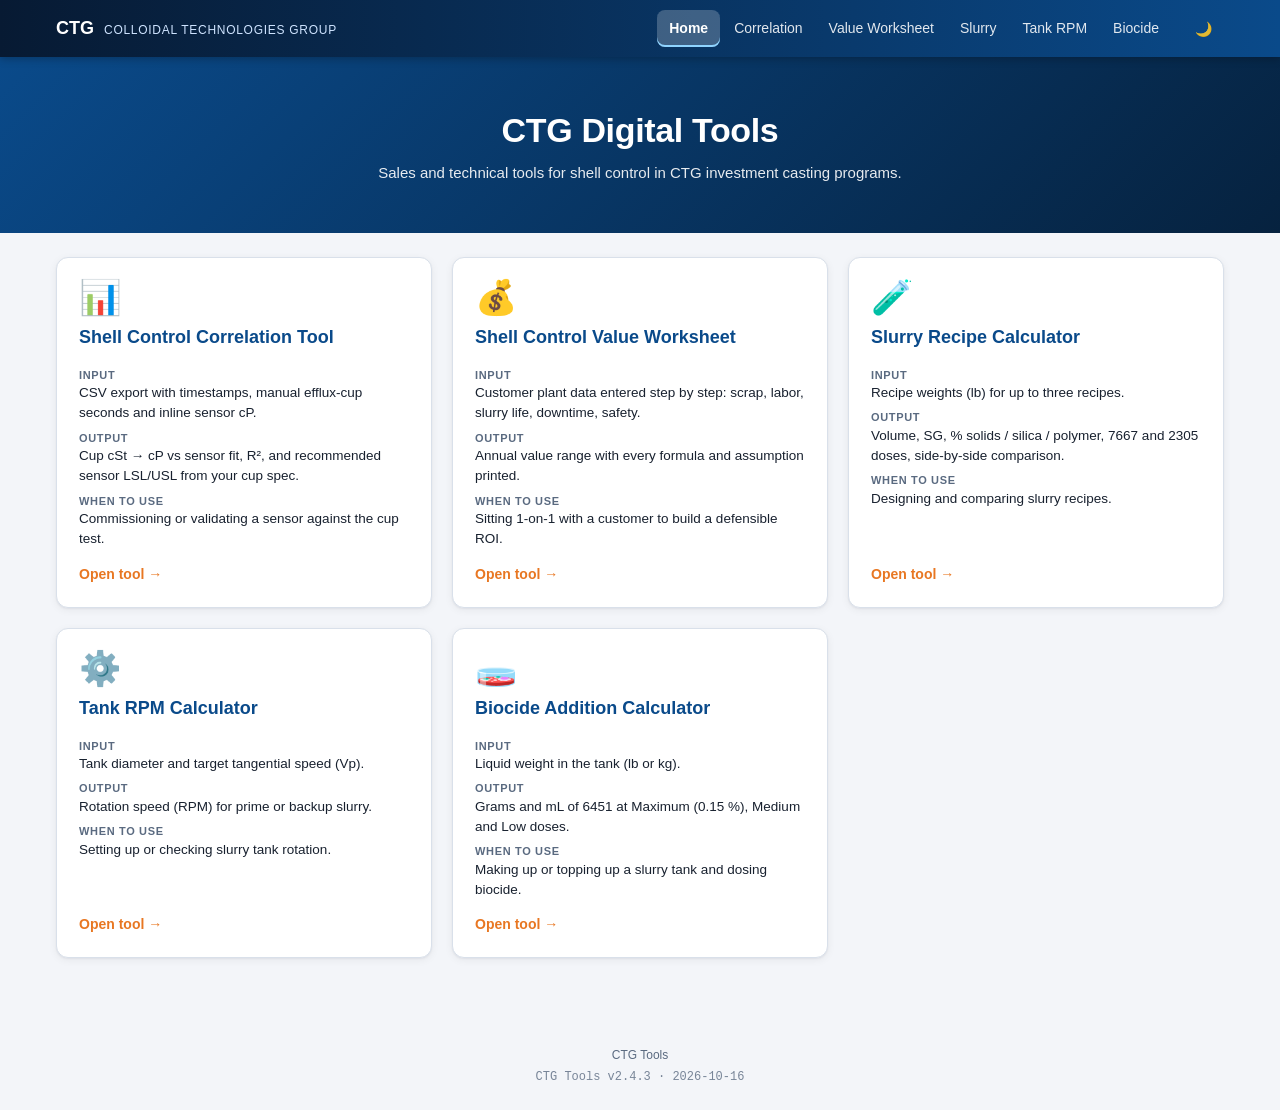
<file: index.html>
<!DOCTYPE html>
<html lang="en">
<head>
<meta charset="UTF-8">
<meta name="viewport" content="width=device-width, initial-scale=1.0">
<title>CTG Tools — Colloidal Technologies Group</title>
<link rel="icon" href="icons/favicon-32.png" sizes="32x32" type="image/png">
<link rel="manifest" href="manifest.webmanifest">
<meta name="theme-color" content="#0a4a8a">
<meta name="apple-mobile-web-app-capable" content="yes">
<meta name="mobile-web-app-capable" content="yes">
<meta name="apple-mobile-web-app-title" content="CTG Tools">
<meta name="apple-mobile-web-app-status-bar-style" content="black-translucent">
<link rel="apple-touch-icon" href="icons/apple-touch-icon.png">
<link rel="stylesheet" href="ctg.css">
<script src="navbar.js" defer></script>
</head>
<body>
<a class="skip-link" href="#main">Skip to content</a>
<div id="navbar-container"></div>

<header class="page-header hero">
  <div class="inner">
    <h1>CTG Digital Tools</h1>
    <p>Sales and technical tools for shell control in CTG investment casting programs.</p>
  </div>
</header>

<main id="main">
  <!-- Tiles are rendered from CTG_TOOLS in navbar.js (add new tools there). -->
  <div class="tiles" id="tool-tiles">
    <noscript>
      <a class="tile" href="shell-control-correlation.html"><h2>Shell Control Correlation Tool</h2></a>
      <a class="tile" href="shell-control-value-calculator.html"><h2>Shell Control Value Worksheet</h2></a>
      <a class="tile" href="slurry-calculator.html"><h2>Slurry Recipe Calculator</h2></a>
      <a class="tile" href="tank-rpm-calculator.html"><h2>Tank RPM Calculator</h2></a>
      <a class="tile" href="biocide-calculator.html"><h2>Biocide Addition Calculator</h2></a>
    </noscript>
  </div>
</main>

<footer class="ctg-footer">
  CTG Tools
</footer>
</body>
</html>
</file>
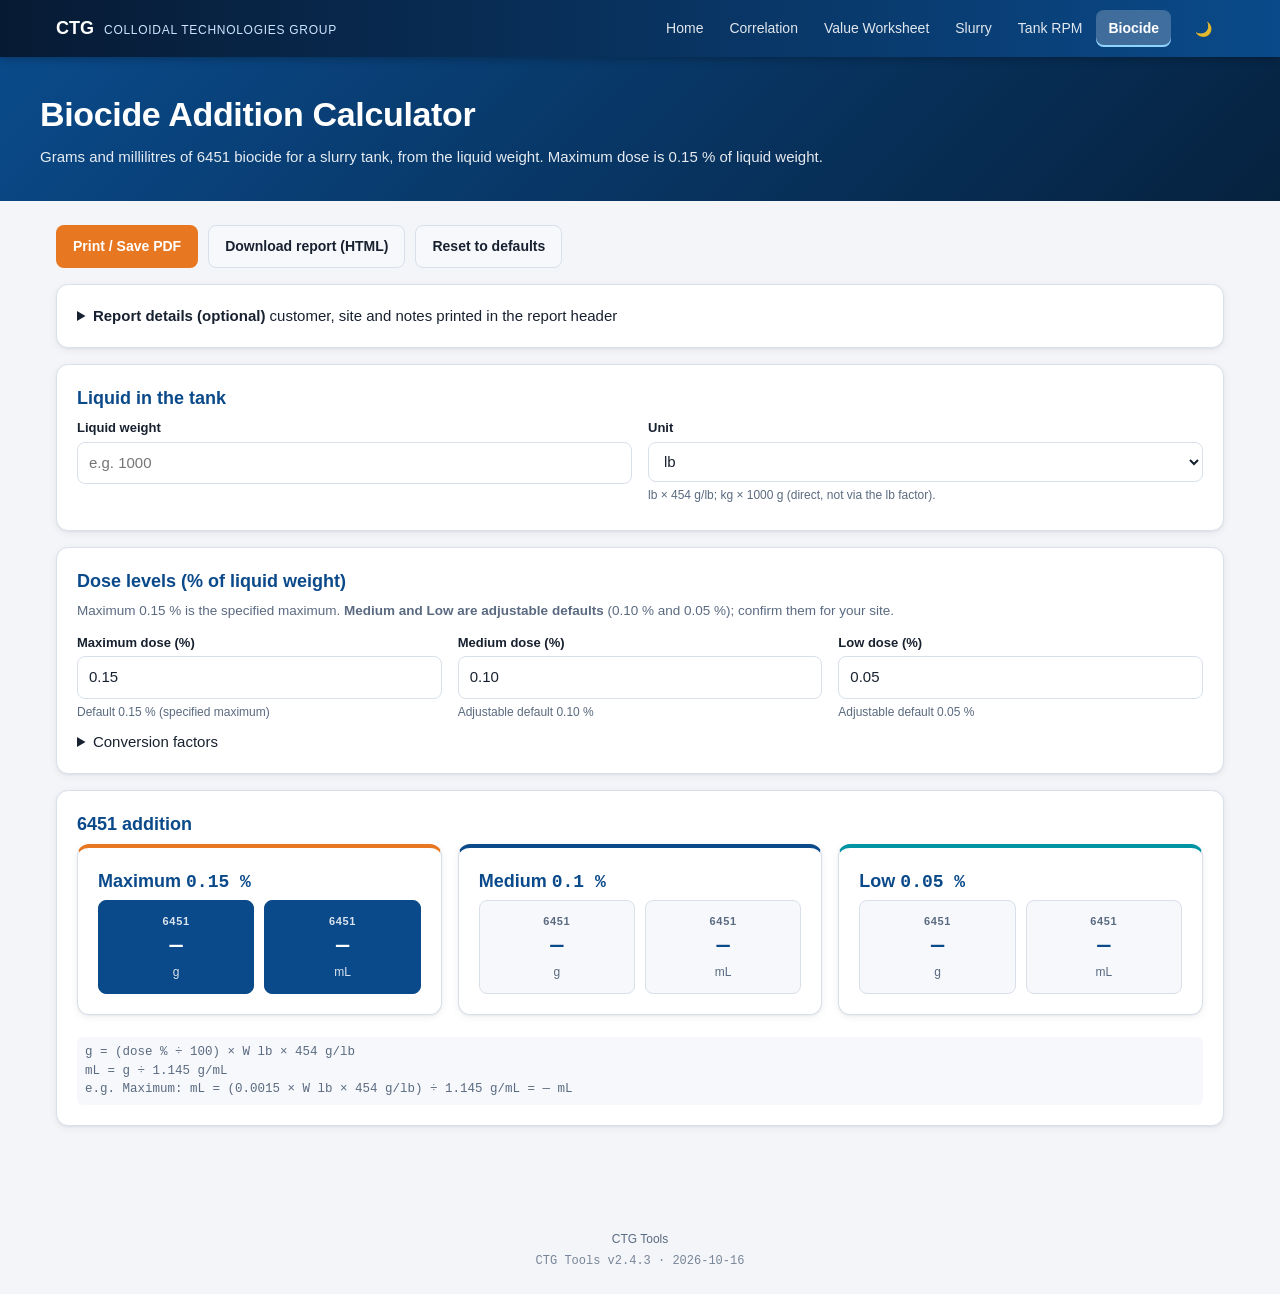
<file: biocide-calculator.html>
<!DOCTYPE html>
<html lang="en">
<head>
<meta charset="UTF-8">
<meta name="viewport" content="width=device-width, initial-scale=1.0">
<title>Biocide Addition Calculator — CTG Tools</title>
<link rel="icon" href="icons/favicon-32.png" sizes="32x32" type="image/png">
<link rel="manifest" href="manifest.webmanifest">
<meta name="theme-color" content="#0a4a8a">
<meta name="apple-mobile-web-app-capable" content="yes">
<meta name="mobile-web-app-capable" content="yes">
<meta name="apple-mobile-web-app-title" content="CTG Tools">
<meta name="apple-mobile-web-app-status-bar-style" content="black-translucent">
<link rel="apple-touch-icon" href="icons/apple-touch-icon.png">
<link rel="stylesheet" href="ctg.css">
<script src="calc.js" defer></script>
<script src="navbar.js" defer></script>
<script src="print.js" defer></script>
<style>
.tier h3{margin:0 0 4px}
.tier .pct{font-family:var(--mono);font-weight:700}
.tier.max{border-top:4px solid var(--accent)} .tier.med{border-top:4px solid var(--brand)} .tier.low{border-top:4px solid var(--teal)}
</style>
</head>
<body>
<a class="skip-link" href="#main">Skip to content</a>
<div id="navbar-container"></div>

<header class="page-header">
  <div class="inner">
    <h1>Biocide Addition Calculator</h1>
    <p>Grams and millilitres of 6451 biocide for a slurry tank, from the liquid weight. Maximum dose is 0.15 % of liquid weight.</p>
  </div>
</header>

<main id="main">
  <div class="toolbar no-print">
    <button class="btn secondary" type="button" id="resetBtn">Reset to defaults</button>
  </div>

  <section class="card" aria-labelledby="in-h">
    <h2 id="in-h">Liquid in the tank</h2>
    <div class="grid">
      <div class="field"><label for="liquid">Liquid weight</label><input id="liquid" type="number" inputmode="decimal" min="0" step="any" placeholder="e.g. 1000" aria-describedby="liquid-err"><span class="err" id="liquid-err"></span></div>
      <div class="field"><label for="unit">Unit</label><select id="unit"><option value="lb">lb</option><option value="kg">kg</option></select>
        <span class="hint">lb × 454 g/lb; kg × 1000 g (direct, not via the lb factor).</span></div>
    </div>
  </section>

  <section class="card" aria-labelledby="dose-h">
    <h2 id="dose-h">Dose levels (% of liquid weight)</h2>
    <p class="desc">Maximum 0.15 % is the specified maximum. <strong>Medium and Low are adjustable defaults</strong> (0.10 % and 0.05 %); confirm them for your site.</p>
    <div class="grid">
      <div class="field"><label for="maxPct">Maximum dose (%)</label><input id="maxPct" type="number" inputmode="decimal" min="0" max="100" step="any" aria-describedby="maxPct-err"><span class="hint">Default 0.15 % (specified maximum)</span><span class="err" id="maxPct-err"></span></div>
      <div class="field"><label for="medPct">Medium dose (%)</label><input id="medPct" type="number" inputmode="decimal" min="0" max="100" step="any" aria-describedby="medPct-err"><span class="hint">Adjustable default 0.10 %</span><span class="err" id="medPct-err"></span></div>
      <div class="field"><label for="lowPct">Low dose (%)</label><input id="lowPct" type="number" inputmode="decimal" min="0" max="100" step="any" aria-describedby="lowPct-err"><span class="hint">Adjustable default 0.05 %</span><span class="err" id="lowPct-err"></span></div>
    </div>
    <details><summary>Conversion factors</summary>
      <div class="grid" style="margin-top:10px">
        <div class="field"><label for="gPerLb">Grams per pound (g/lb)</label><input id="gPerLb" type="number" inputmode="decimal" min="0" step="any" aria-describedby="gPerLb-err"><span class="hint">Default 454 (spec value)</span><span class="err" id="gPerLb-err"></span></div>
        <div class="field"><label for="densityGmL">6451 density (g/mL)</label><input id="densityGmL" type="number" inputmode="decimal" min="0" step="any" aria-describedby="densityGmL-err"><span class="hint">Default 1.145 g/mL</span><span class="err" id="densityGmL-err"></span></div>
      </div>
    </details>
  </section>

  <section class="card" aria-labelledby="out-h" aria-live="polite">
    <h2 id="out-h">6451 addition</h2>
    <div class="grid" id="tiers"></div>
    <div id="warnings"></div>
    <div class="formula" id="formula"></div>
  </section>
</main>

<footer class="ctg-footer">
  CTG Tools
</footer>

<script>
document.addEventListener('DOMContentLoaded', function () {
  'use strict';
  var C = window.CTGCalc, $ = function (id) { return document.getElementById(id); }, KEY = 'ctg-biocide-v1';
  var DEF = { liquid: '', unit: 'lb', maxPct: '0.15', medPct: '0.10', lowPct: '0.05', gPerLb: String(C.BIOCIDE_DEFAULTS.gPerLb), densityGmL: String(C.BIOCIDE_DEFAULTS.densityGmL) };
  var IDS = Object.keys(DEF), st = {};
  try { st = JSON.parse(localStorage.getItem(KEY) || '{}') || {}; } catch (e) { st = {}; }
  IDS.forEach(function (k) { $(k).value = st[k] != null ? st[k] : DEF[k]; });
  function fmt(x, d) { return x === null || !isFinite(x) ? '—' : x.toLocaleString('en-US', { minimumFractionDigits: d, maximumFractionDigits: d }); }
  function calc() {
    var v = {}; IDS.forEach(function (k) { v[k] = $(k).value; });
    try { localStorage.setItem(KEY, JSON.stringify(v)); } catch (e) {}
    var r = C.biocideTiers({ liquid: v.liquid, unit: v.unit, gPerLb: v.gPerLb, densityGmL: v.densityGmL, maxPct: v.maxPct, medPct: v.medPct, lowPct: v.lowPct });
    var errs = {};
    r.tiers.forEach(function (t) { for (var k in t.errors) errs[k === 'dosePct' ? t.id + 'Pct' : k] = t.errors[k]; });
    if (v.liquid === '') delete errs.liquid; // don't nag before first entry
    ['liquid', 'maxPct', 'medPct', 'lowPct', 'gPerLb', 'densityGmL'].forEach(function (k) {
      $(k + '-err').textContent = errs[k] || ''; $(k).setAttribute('aria-invalid', errs[k] ? 'true' : 'false');
    });
    $('tiers').innerHTML = r.tiers.map(function (t) {
      return '<div class="card tier ' + t.id + '"><h3>' + t.label + ' <span class="pct">' + (isFinite(t.pct) ? t.pct : '—') + ' %</span></h3>' +
        '<div class="metrics"><div class="metric' + (t.id === 'max' ? ' highlight' : '') + '"><div class="lbl">6451</div><div class="v">' + fmt(t.grams, 1) + '</div><div class="u">g</div></div>' +
        '<div class="metric' + (t.id === 'max' ? ' highlight' : '') + '"><div class="lbl">6451</div><div class="v">' + fmt(t.mL, 2) + '</div><div class="u">mL</div></div></div></div>';
    }).join('');
    $('warnings').innerHTML = r.warnings.map(function (w) { return '<div class="notice warn">' + C.escapeHtml(w) + '</div>'; }).join('');
    var amt = v.liquid || 'W', liq = v.unit === 'kg' ? amt + ' kg × 1000 g/kg' : amt + ' lb × ' + v.gPerLb + ' g/lb';
    $('formula').innerHTML = 'g = (dose % ÷ 100) × ' + C.escapeHtml(liq) + '<br>mL = g ÷ ' + C.escapeHtml(v.densityGmL) + ' g/mL' +
      '<br>e.g. Maximum: mL = (' + C.escapeHtml(String(v.maxPct / 100)) + ' × ' + C.escapeHtml(liq) + ') ÷ ' + C.escapeHtml(v.densityGmL) + ' g/mL = ' + fmt(r.tiers[0].mL, 2) + ' mL';
  }
  document.querySelector('main').addEventListener('input', calc);
  document.querySelector('main').addEventListener('change', calc);
  $('resetBtn').addEventListener('click', function () { IDS.forEach(function (k) { $(k).value = DEF[k]; }); calc(); });
  calc();
  CTGPrint.register({ id: 'biocide', title: 'Biocide Addition Calculator',
    results: function () { return [
      { title: '6451 addition by dose tier', node: $('tiers') }, { node: $('warnings') },
      { title: 'Formula', node: $('formula') }
    ]; } });
});
</script>
</body>
</html>
</file>
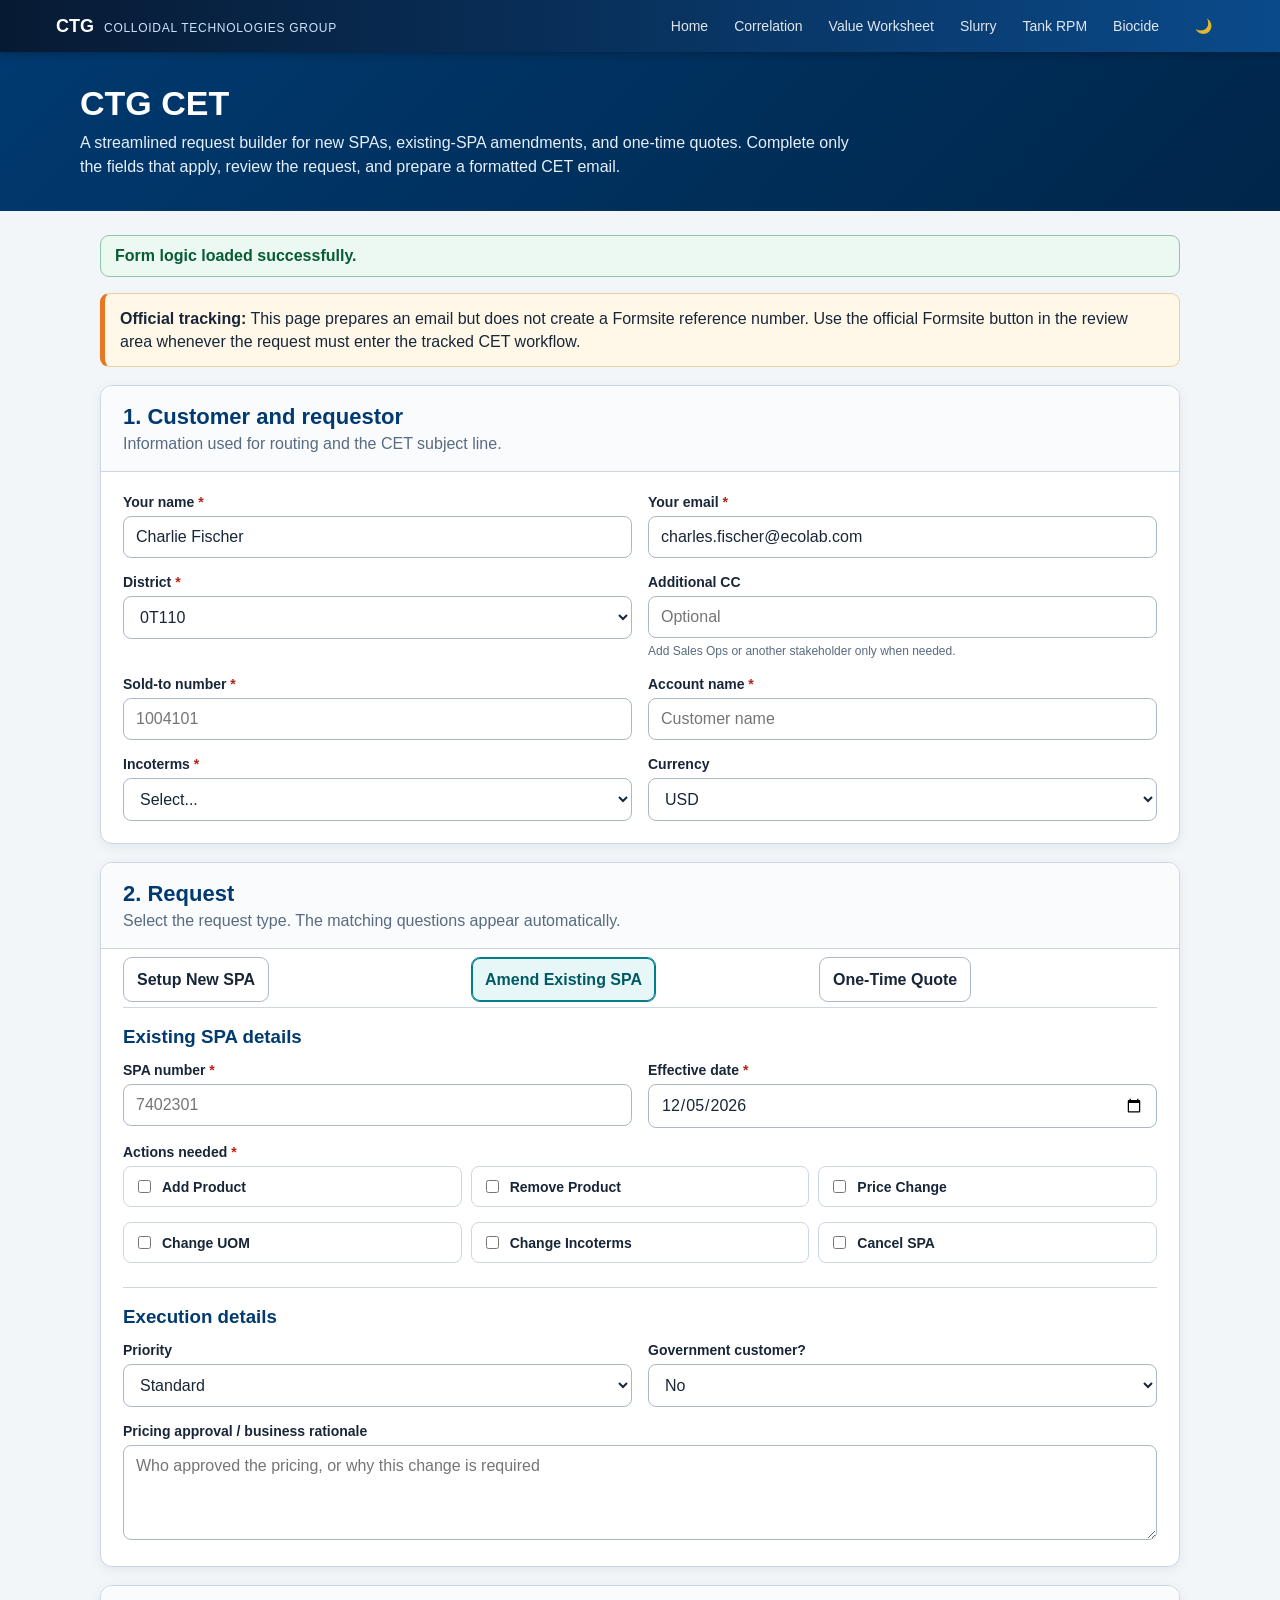
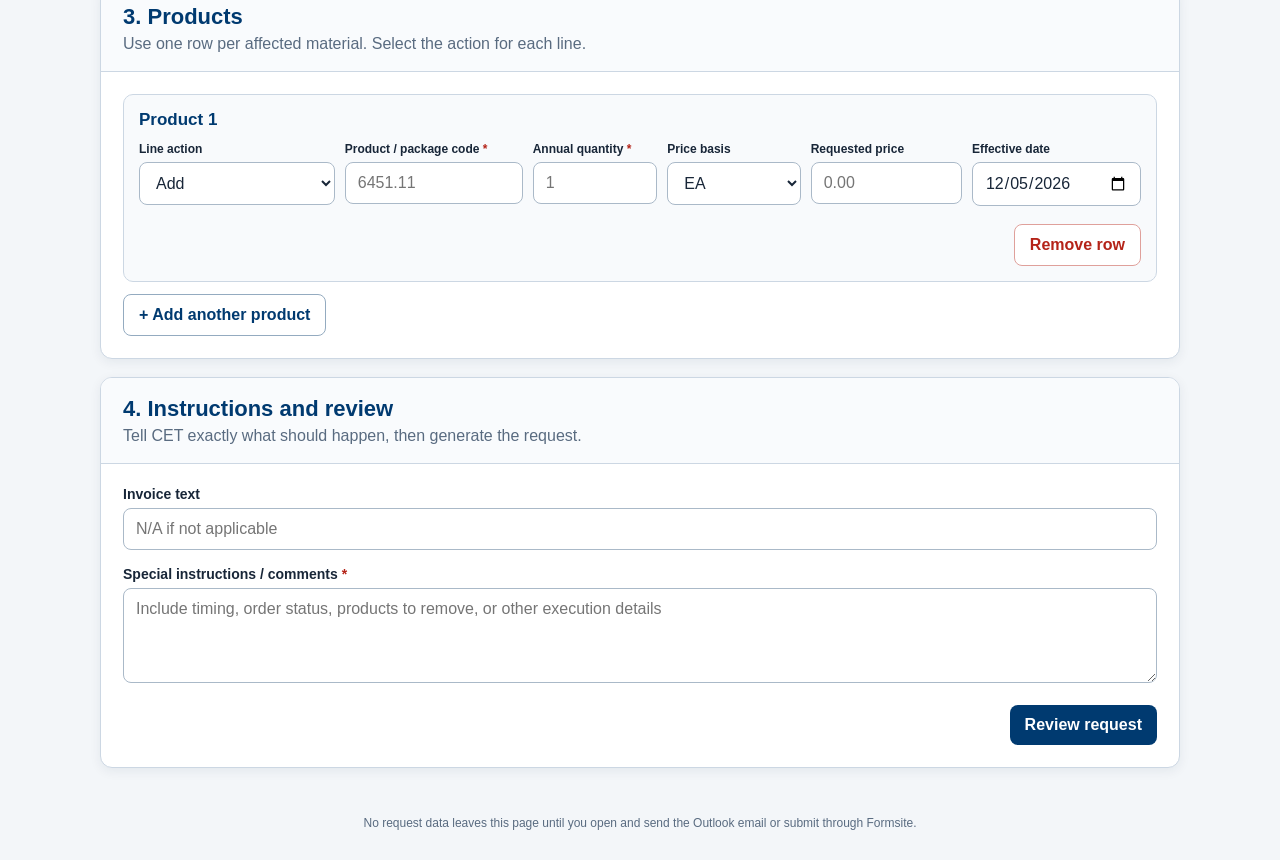
<file: CTG CET.html>
<!doctype html>
<html lang="en">
<head>
  <meta charset="utf-8">
  <meta name="viewport" content="width=device-width,initial-scale=1">
  <title>CTG CET Request Builder</title>
  <script src="navbar.js" defer></script>
  <style>
    :root{--blue:#003a70;--navy:#00264a;--teal:#007f8b;--bg:#f3f6f9;--line:#ccd7e3;--text:#182638;--muted:#596b80;--red:#b42318;--green:#0b7443}
    *{box-sizing:border-box}body{margin:0;background:var(--bg);color:var(--text);font-family:Segoe UI,Arial,sans-serif}button,input,select,textarea{font:inherit}
    .hero{background:linear-gradient(135deg,var(--blue),var(--navy));color:#fff;padding:32px 20px}.hero>div{max-width:1120px;margin:auto}.hero h1{margin:0;font-size:34px}.hero p{margin:8px 0 0;max-width:790px;color:#e6f0fa;line-height:1.5}
    main{max-width:1120px;margin:24px auto 48px;padding:0 20px}.status{border:1px solid #8fc6a9;background:#ecf8f2;color:#075b35;border-radius:9px;padding:11px 14px;margin-bottom:16px;font-weight:700}.status.bad{background:#fff1f0;border-color:#eeaaa5;color:#7a1d17}
    .warning{border-left:5px solid #e87722;background:#fff8e8;border-top:1px solid #ead09b;border-right:1px solid #ead09b;border-bottom:1px solid #ead09b;border-radius:9px;padding:13px 15px;margin-bottom:18px;line-height:1.45}
    .card{background:#fff;border:1px solid var(--line);border-radius:12px;box-shadow:0 3px 12px rgba(0,38,74,.07);margin-bottom:18px;overflow:hidden}.head{padding:18px 22px;background:#f9fbfd;border-bottom:1px solid var(--line)}.head h2{margin:0;color:var(--blue);font-size:22px}.head p{margin:5px 0 0;color:var(--muted)}.body{padding:22px}
    .grid{display:grid;grid-template-columns:repeat(2,minmax(0,1fr));gap:16px}.full{grid-column:1/-1}.field label{display:block;font-size:14px;font-weight:700;margin-bottom:6px}.req{color:var(--red)}.hint{display:block;color:var(--muted);font-size:12px;margin-top:5px;line-height:1.4}
    input,select,textarea{width:100%;padding:11px 12px;border:1px solid #aab9c8;border-radius:8px;background:#fff;color:var(--text)}input:focus,select:focus,textarea:focus{outline:3px solid rgba(0,127,139,.16);border-color:var(--teal)}textarea{min-height:95px;resize:vertical}
    .request-types{display:grid;grid-template-columns:repeat(3,1fr);gap:10px}.request-types label{border:1px solid #aab9c8;border-radius:9px;padding:13px;text-align:center;font-weight:700;cursor:pointer}.request-types input{position:absolute;opacity:0;width:1px}.request-types input:checked+label{background:#e7f6f7;border-color:var(--teal);color:#005a63;box-shadow:inset 0 0 0 1px var(--teal)}
    .branch{margin-top:18px;padding-top:18px;border-top:1px solid var(--line)}.branch h3{color:var(--blue);margin:0 0 14px}.hidden{display:none!important}
    .checks{display:grid;grid-template-columns:repeat(3,1fr);gap:9px}.checks label{display:flex;align-items:center;gap:8px;border:1px solid var(--line);border-radius:8px;padding:10px;background:#fff;font-weight:600}.checks input{width:auto}
    .product{border:1px solid var(--line);background:#f8fafc;border-radius:10px;padding:15px;margin-bottom:12px}.product h3{margin:0 0 12px;color:var(--blue);font-size:17px}.product-grid{display:grid;grid-template-columns:1.1fr 1fr .7fr .75fr .85fr .95fr;gap:10px}.product-grid label{font-size:12px}
    .buttons{display:flex;flex-wrap:wrap;gap:10px;justify-content:flex-end;margin-top:18px}.btn{border:0;border-radius:8px;padding:11px 15px;font-weight:700;cursor:pointer;text-decoration:none;display:inline-flex;align-items:center;justify-content:center}.primary{background:var(--blue);color:#fff}.primary:hover{background:var(--navy)}.secondary{background:#fff;color:var(--blue);border:1px solid #94abc0}.success{background:var(--green);color:#fff}.danger{color:var(--red);background:#fff;border:1px solid #dfa09b}
    .error{display:none;background:#fff1f0;border:1px solid #eca6a1;color:#761d17;border-radius:8px;padding:12px 14px;margin-bottom:16px}.error.show{display:block}.review{display:none}.review.show{display:block}.summary{white-space:pre-wrap;border:1px solid var(--line);background:#f8fafc;border-radius:8px;padding:14px;font:13px/1.55 Consolas,monospace;max-height:420px;overflow:auto}
    .table{overflow:auto;border:1px solid var(--line);border-radius:8px;margin-bottom:16px}table{border-collapse:collapse;width:100%;min-width:720px}th,td{padding:10px;border-bottom:1px solid var(--line);text-align:left;font-size:13px}th{background:#eaf0f6;color:var(--blue)}tr:last-child td{border-bottom:0}
    footer{text-align:center;color:var(--muted);font-size:12px;padding:0 20px 30px}
    @media(max-width:880px){.product-grid{grid-template-columns:repeat(2,1fr)}.checks{grid-template-columns:repeat(2,1fr)}}
    @media(max-width:620px){.grid,.request-types,.checks,.product-grid{grid-template-columns:1fr}.full{grid-column:auto}.hero h1{font-size:28px}.body,.head{padding:17px}.buttons{flex-direction:column}.btn{width:100%}}
  </style>
</head>
<body>
  <div id="navbar-container"></div>
  <header class="hero"><div><h1>CTG CET</h1><p>A streamlined request builder for new SPAs, existing-SPA amendments, and one-time quotes. Complete only the fields that apply, review the request, and prepare a formatted CET email.</p></div></header>
  <main>
    <div id="scriptStatus" class="status bad">Loading form logic...</div>
    <div class="warning"><strong>Official tracking:</strong> This page prepares an email but does not create a Formsite reference number. Use the official Formsite button in the review area whenever the request must enter the tracked CET workflow.</div>
    <form id="cetForm" novalidate>
      <div id="errorBox" class="error" role="alert"></div>

      <section class="card">
        <div class="head"><h2>1. Customer and requestor</h2><p>Information used for routing and the CET subject line.</p></div>
        <div class="body grid">
          <div class="field"><label for="name">Your name <span class="req">*</span></label><input id="name" value="Charlie Fischer"></div>
          <div class="field"><label for="email">Your email <span class="req">*</span></label><input id="email" type="email" value="charles.fischer@ecolab.com"></div>
          <div class="field"><label for="district">District <span class="req">*</span></label><select id="district"><option>0T110</option><option>0T112</option><option>Other CTG/GHT</option></select></div>
          <div class="field"><label for="cc">Additional CC</label><input id="cc" type="email" placeholder="Optional"><span class="hint">Add Sales Ops or another stakeholder only when needed.</span></div>
          <div class="field"><label for="soldTo">Sold-to number <span class="req">*</span></label><input id="soldTo" inputmode="numeric" placeholder="1004101"></div>
          <div class="field"><label for="account">Account name <span class="req">*</span></label><input id="account" placeholder="Customer name"></div>
          <div class="field"><label for="incoterms">Incoterms <span class="req">*</span></label><select id="incoterms"><option value="">Select...</option><option>DDP</option><option>FCA</option><option>EXW</option><option>DAP</option><option>Other</option></select></div>
          <div class="field"><label for="currency">Currency</label><select id="currency"><option>USD</option><option>CAD</option><option>EUR</option><option>MXN</option></select></div>
        </div>
      </section>

      <section class="card">
        <div class="head"><h2>2. Request</h2><p>Select the request type. The matching questions appear automatically.</p></div>
        <div class="body">
          <div class="request-types">
            <div><input type="radio" id="newSpa" name="requestType" value="Setup New SPA"><label for="newSpa">Setup New SPA</label></div>
            <div><input type="radio" id="amendSpa" name="requestType" value="Amend Existing SPA" checked><label for="amendSpa">Amend Existing SPA</label></div>
            <div><input type="radio" id="oneTime" name="requestType" value="One-Time Quote"><label for="oneTime">One-Time Quote</label></div>
          </div>

          <div id="newBranch" class="branch hidden">
            <h3>New SPA details</h3>
            <div class="grid">
              <div class="field"><label for="startDate">Start date <span class="req">*</span></label><input id="startDate" type="date"></div>
              <div class="field"><label for="endDate">End date <span class="req">*</span></label><input id="endDate" type="date"></div>
              <div class="field"><label for="renew">Will this renew?</label><select id="renew"><option>Yes</option><option>No</option></select></div>
              <div class="field"><label for="spaType">SPA type</label><select id="spaType"><option>On-going SPA</option><option>One-time SPA</option></select></div>
            </div>
          </div>

          <div id="amendBranch" class="branch">
            <h3>Existing SPA details</h3>
            <div class="grid">
              <div class="field"><label for="spaNumber">SPA number <span class="req">*</span></label><input id="spaNumber" placeholder="7402301"></div>
              <div class="field"><label for="effectiveDate">Effective date <span class="req">*</span></label><input id="effectiveDate" type="date"></div>
              <div class="field full"><label>Actions needed <span class="req">*</span></label><div class="checks" id="actionChecks">
                <label><input type="checkbox" value="Add Product">Add Product</label>
                <label><input type="checkbox" value="Remove Product">Remove Product</label>
                <label><input type="checkbox" value="Price Change">Price Change</label>
                <label><input type="checkbox" value="Change UOM">Change UOM</label>
                <label><input type="checkbox" value="Change Incoterms">Change Incoterms</label>
                <label><input type="checkbox" value="Cancel SPA">Cancel SPA</label>
              </div></div>
            </div>
          </div>

          <div class="branch">
            <h3>Execution details</h3>
            <div class="grid">
              <div class="field"><label for="priority">Priority</label><select id="priority"><option>Standard</option><option>Order pending / urgent</option><option>Month-end critical</option></select></div>
              <div class="field"><label for="government">Government customer?</label><select id="government"><option>No</option><option>Yes</option></select></div>
              <div class="field full"><label for="approval">Pricing approval / business rationale</label><textarea id="approval" placeholder="Who approved the pricing, or why this change is required"></textarea></div>
            </div>
          </div>
        </div>
      </section>

      <section class="card" id="productCard">
        <div class="head"><h2>3. Products</h2><p>Use one row per affected material. Select the action for each line.</p></div>
        <div class="body">
          <div id="products"></div>
          <button type="button" class="btn secondary" id="addProduct">+ Add another product</button>
        </div>
      </section>

      <section class="card">
        <div class="head"><h2>4. Instructions and review</h2><p>Tell CET exactly what should happen, then generate the request.</p></div>
        <div class="body">
          <div class="grid">
            <div class="field full"><label for="invoiceText">Invoice text</label><input id="invoiceText" placeholder="N/A if not applicable"></div>
            <div class="field full"><label for="comments">Special instructions / comments <span class="req">*</span></label><textarea id="comments" placeholder="Include timing, order status, products to remove, or other execution details"></textarea></div>
          </div>
          <div class="buttons"><button type="button" class="btn primary" id="reviewButton">Review request</button></div>
          <div id="reviewArea" class="review branch">
            <h3>Review</h3>
            <div id="productTable"></div>
            <div id="summary" class="summary"></div>
            <div class="buttons">
              <button type="button" class="btn secondary" id="copyButton">Copy request</button>
              <a class="btn secondary" href="https://fs27.formsite.com/NalcoWaterNA/nalco_landing/index.html" target="_blank" rel="noopener noreferrer">Open official Formsite</a>
              <button type="button" class="btn success" id="emailButton">Open Outlook email</button>
            </div>
          </div>
        </div>
      </section>
    </form>
  </main>
  <footer>No request data leaves this page until you open and send the Outlook email or submit through Formsite.</footer>

  <script>
  (function () {
    'use strict';
    var CET_EMAIL = 'GHTCET@ecolab.com';
    var productCount = 0;
    function byId(id){return document.getElementById(id);}
    function val(id){return byId(id).value.replace(/^\s+|\s+$/g,'');}
    function esc(s){return String(s==null?'':s).replace(/[&<>"']/g,function(c){return {'&':'&amp;','<':'&lt;','>':'&gt;','"':'&quot;',"'":'&#39;'}[c];});}
    function checkedType(){var x=document.querySelector('input[name="requestType"]:checked');return x?x.value:'';}
    function actions(){var out=[];var boxes=byId('actionChecks').querySelectorAll('input:checked');for(var i=0;i<boxes.length;i++){out.push(boxes[i].value);}return out;}
    function today(){var d=new Date();var m=String(d.getMonth()+1);var day=String(d.getDate());if(m.length<2)m='0'+m;if(day.length<2)day='0'+day;return d.getFullYear()+'-'+m+'-'+day;}

    function updateBranches(){
      var type=checkedType();
      byId('newBranch').className=type==='Setup New SPA'?'branch':'branch hidden';
      byId('amendBranch').className=type==='Amend Existing SPA'?'branch':'branch hidden';
    }

    function addProduct(data){
      productCount++;
      var row=document.createElement('div');
      row.className='product';
      row.innerHTML='<h3>Product '+productCount+'</h3><div class="product-grid">'+
        '<div class="field"><label>Line action</label><select class="p-action"><option>Add</option><option>Remove</option><option>Price Change</option><option>Change UOM</option><option>No Change</option></select></div>'+
        '<div class="field"><label>Product / package code <span class="req">*</span></label><input class="p-material" placeholder="6451.11"></div>'+
        '<div class="field"><label>Annual quantity <span class="req">*</span></label><input class="p-qty" type="number" min="0" step="any" placeholder="1"></div>'+
        '<div class="field"><label>Price basis</label><select class="p-uom"><option>EA</option><option>LB</option><option>GAL</option><option>KG</option></select></div>'+
        '<div class="field"><label>Requested price</label><input class="p-price" type="number" min="0" step="0.0001" placeholder="0.00"></div>'+
        '<div class="field"><label>Effective date</label><input class="p-date" type="date" value="'+today()+'"></div>'+
        '</div><div class="buttons"><button type="button" class="btn danger remove">Remove row</button></div>';
      byId('products').appendChild(row);
      row.querySelector('.remove').onclick=function(){if(byId('products').children.length>1){row.parentNode.removeChild(row);renumber();}};
    }

    function renumber(){var rows=byId('products').children;for(var i=0;i<rows.length;i++){rows[i].querySelector('h3').innerHTML='Product '+(i+1);}}
    function products(){
      var result=[];var rows=byId('products').children;
      for(var i=0;i<rows.length;i++){
        var r=rows[i];var p={action:r.querySelector('.p-action').value,material:r.querySelector('.p-material').value.replace(/^\s+|\s+$/g,''),qty:r.querySelector('.p-qty').value,uom:r.querySelector('.p-uom').value,price:r.querySelector('.p-price').value,date:r.querySelector('.p-date').value};
        if(p.material||p.qty||p.price){result.push(p);}
      }
      return result;
    }

    function validate(){
      var e=[];var type=checkedType();var ps=products();
      if(!val('name'))e.push('Your name is required.');
      if(!val('email')||byId('email').validity.typeMismatch)e.push('A valid email is required.');
      if(val('cc')&&byId('cc').validity.typeMismatch)e.push('The CC email is not valid.');
      if(!val('soldTo'))e.push('Sold-to number is required.');
      if(!val('account'))e.push('Account name is required.');
      if(!val('incoterms'))e.push('Incoterms are required.');
      if(type==='Amend Existing SPA'){if(!val('spaNumber'))e.push('SPA number is required.');if(!val('effectiveDate'))e.push('Effective date is required.');if(!actions().length)e.push('Select at least one amendment action.');}
      if(type==='Setup New SPA'){if(!val('startDate'))e.push('Start date is required.');if(!val('endDate'))e.push('End date is required.');}
      var cancelOnly=type==='Amend Existing SPA'&&actions().length===1&&actions()[0]==='Cancel SPA';
      if(!cancelOnly){if(!ps.length)e.push('At least one product is required.');for(var i=0;i<ps.length;i++){if(!ps[i].material)e.push('Product '+(i+1)+' needs a product number.');if(!ps[i].qty)e.push('Product '+(i+1)+' needs a quantity.');if(ps[i].action!=='Remove'&&!ps[i].price)e.push('Product '+(i+1)+' needs a price unless it is being removed.');}}
      if(!val('comments'))e.push('Special instructions are required.');
      if(e.length){byId('errorBox').innerHTML='<strong>Please fix:</strong><ul><li>'+e.join('</li><li>')+'</li></ul>';byId('errorBox').className='error show';byId('errorBox').scrollIntoView({behavior:'smooth'});return false;}
      byId('errorBox').className='error';return true;
    }

    function data(){return {name:val('name'),email:val('email'),district:val('district'),cc:val('cc'),soldTo:val('soldTo'),account:val('account'),incoterms:val('incoterms'),currency:val('currency'),type:checkedType(),spa:val('spaNumber'),effective:val('effectiveDate'),actions:actions(),start:val('startDate'),end:val('endDate'),renew:val('renew'),spaType:val('spaType'),priority:val('priority'),government:val('government'),approval:val('approval'),invoiceText:val('invoiceText'),comments:val('comments'),products:products()};}
    function summary(d){
      var x=['CTG CET REQUEST','','Requestor: '+d.name,'Email: '+d.email,'District: '+d.district,d.cc?'Additional CC: '+d.cc:'','', 'Sold-To: '+d.soldTo,'Account: '+d.account,'Government customer: '+d.government,'Incoterms: '+d.incoterms,'Currency: '+d.currency,'','Request: '+d.type];
      if(d.type==='Amend Existing SPA'){x.push('SPA Number: '+d.spa,'Effective Date: '+d.effective,'Actions: '+d.actions.join(', '));}
      if(d.type==='Setup New SPA'){x.push('Start Date: '+d.start,'End Date: '+d.end,'Will Renew: '+d.renew,'SPA Type: '+d.spaType);}
      x.push('Priority: '+d.priority,'');
      if(d.products.length){x.push('PRODUCTS');for(var i=0;i<d.products.length;i++){var p=d.products[i];x.push((i+1)+'. '+p.action+' | '+p.material+' | Qty '+p.qty+' | '+p.uom+' | '+(p.action==='Remove'?'N/A':('$'+p.price+'/'+p.uom))+' | '+(p.date||'No date'));}x.push('');}
      x.push('PRICING APPROVAL / BUSINESS RATIONALE',d.approval||'N/A','','INVOICE TEXT',d.invoiceText||'N/A','','SPECIAL INSTRUCTIONS / COMMENTS',d.comments);
      return x.join('\n').replace(/\n{3,}/g,'\n\n');
    }
    function subject(d){var stamp=today().replace(/-/g,'');return d.district+' / '+d.type.toUpperCase()+' / '+d.account+' / '+d.soldTo+' / CTG-'+stamp+'-'+d.soldTo;}
    function showReview(){
      if(!validate())return;var d=data();var html='';
      if(d.products.length){html='<div class="table"><table><thead><tr><th>Action</th><th>Product</th><th>Qty</th><th>Basis</th><th>Price</th><th>Effective</th></tr></thead><tbody>';for(var i=0;i<d.products.length;i++){var p=d.products[i];html+='<tr><td>'+esc(p.action)+'</td><td>'+esc(p.material)+'</td><td>'+esc(p.qty)+'</td><td>'+esc(p.uom)+'</td><td>'+esc(p.action==='Remove'?'N/A':'$'+p.price)+'</td><td>'+esc(p.date)+'</td></tr>';}html+='</tbody></table></div>';}
      byId('productTable').innerHTML=html;byId('summary').textContent=summary(d);byId('reviewArea').className='review branch show';byId('reviewArea').scrollIntoView({behavior:'smooth'});
    }

    byId('startDate').value=today().slice(0,8)+'01';byId('endDate').value=(new Date()).getFullYear()+'-12-31';byId('effectiveDate').value=today();
    var radios=document.querySelectorAll('input[name="requestType"]');for(var i=0;i<radios.length;i++){radios[i].onchange=updateBranches;}
    byId('addProduct').onclick=function(){addProduct();};
    byId('reviewButton').onclick=showReview;
    byId('copyButton').onclick=function(){var text=byId('summary').textContent;if(navigator.clipboard&&navigator.clipboard.writeText){navigator.clipboard.writeText(text).then(function(){byId('copyButton').textContent='Copied';setTimeout(function(){byId('copyButton').textContent='Copy request';},1200);});}else{window.prompt('Copy this request:',text);}};
    byId('emailButton').onclick=function(){if(!validate())return;var d=data();var url='mailto:'+CET_EMAIL+'?subject='+encodeURIComponent(subject(d))+'&body='+encodeURIComponent(summary(d));if(d.cc){url+='&cc='+encodeURIComponent(d.cc);}window.location.href=url;};
    window.onerror=function(msg,src,line){byId('scriptStatus').className='status bad';byId('scriptStatus').textContent='Form logic error: '+msg+' (line '+line+')';};
    addProduct();updateBranches();byId('scriptStatus').className='status';byId('scriptStatus').textContent='Form logic loaded successfully.';
  }());
  </script>
</body>
</html>
</file>
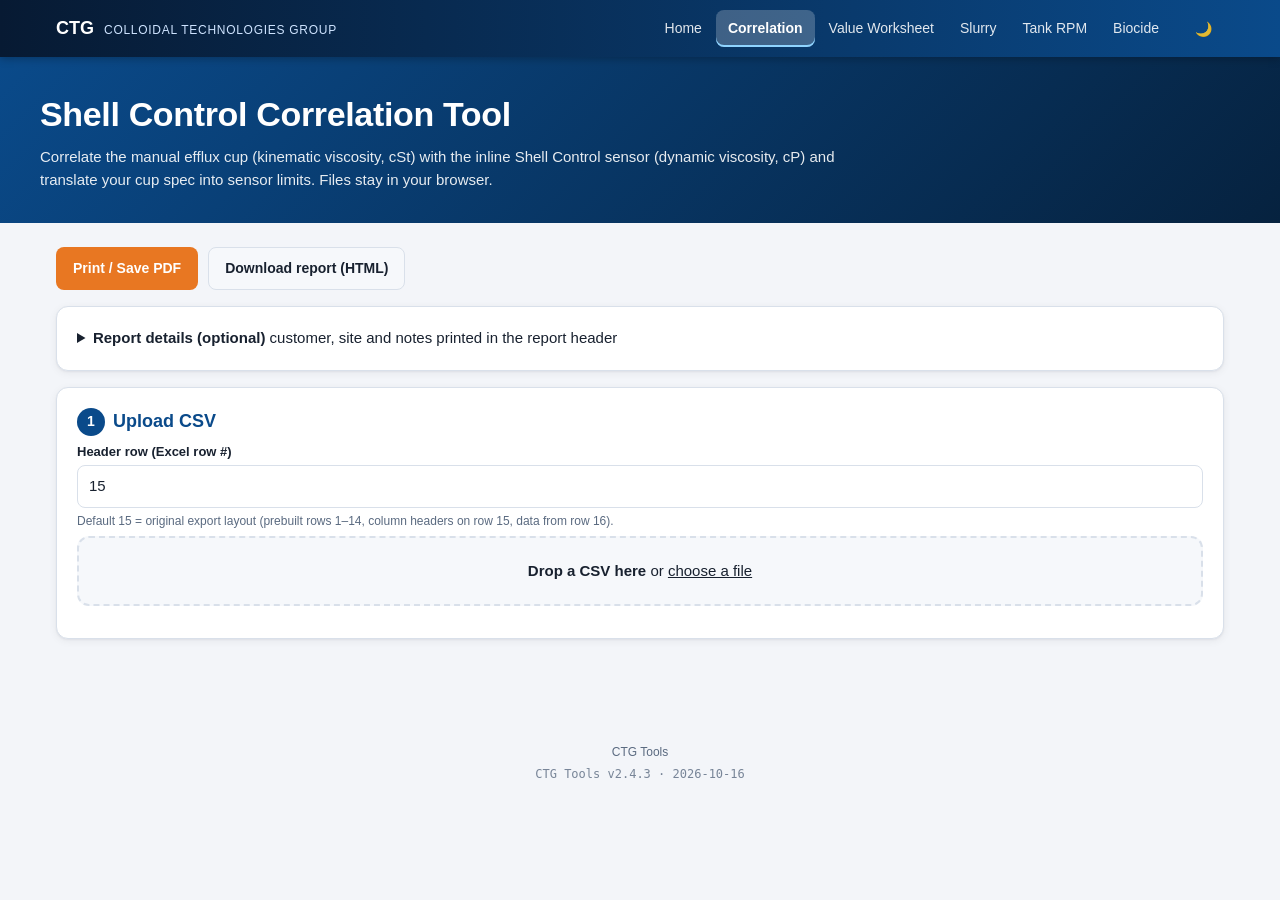
<file: shell-control-correlation.html>
<!DOCTYPE html>
<html lang="en">
<head>
<meta charset="UTF-8">
<meta name="viewport" content="width=device-width, initial-scale=1.0">
<title>Shell Control Correlation Tool — CTG Tools</title>
<link rel="icon" href="icons/favicon-32.png" sizes="32x32" type="image/png">
<link rel="manifest" href="manifest.webmanifest">
<meta name="theme-color" content="#0a4a8a">
<meta name="apple-mobile-web-app-capable" content="yes">
<meta name="mobile-web-app-capable" content="yes">
<meta name="apple-mobile-web-app-title" content="CTG Tools">
<meta name="apple-mobile-web-app-status-bar-style" content="black-translucent">
<link rel="apple-touch-icon" href="icons/apple-touch-icon.png">
<link rel="stylesheet" href="ctg.css">
<script src="calc.js" defer></script>
<script src="navbar.js" defer></script>
<script src="print.js" defer></script>
<style>
.drop{border:2px dashed var(--border);border-radius:var(--radius);padding:22px;text-align:center;background:var(--surface-2);cursor:pointer}
.drop.over{border-color:var(--brand)}
.shift-row{display:grid;grid-template-columns:2fr 1fr 1fr auto;gap:8px;margin-bottom:6px;align-items:center}
.chart-wrap{position:relative;width:100%;aspect-ratio:12/5;min-height:240px}
.chart-wrap canvas{width:100%;height:100%;display:block;border-radius:var(--radius-sm);border:1px solid var(--border)}
.limit{border-left:4px solid var(--brand)} .limit.f{border-left-color:var(--ok)}
</style>
</head>
<body>
<a class="skip-link" href="#main">Skip to content</a>
<div id="navbar-container"></div>

<header class="page-header">
  <div class="inner">
    <h1>Shell Control Correlation Tool</h1>
    <p>Correlate the manual efflux cup (kinematic viscosity, cSt) with the inline Shell Control sensor (dynamic viscosity, cP) and translate your cup spec into sensor limits. Files stay in your browser.</p>
  </div>
</header>

<main id="main">
<section class="card" aria-labelledby="s1">
  <h2 class="step-title" id="s1"><span class="step-num">1</span>Upload CSV</h2>
  <div class="grid">
    <div class="field"><label for="headerRow">Header row (Excel row #)</label><input id="headerRow" type="number" min="1" step="1" value="15"><span class="hint">Default 15 = original export layout (prebuilt rows 1–14, column headers on row 15, data from row 16).</span></div>
  </div>
  <div class="drop" id="drop" tabindex="0" role="button" aria-describedby="loadStatus">
    <strong>Drop a CSV here</strong> or <label for="fileInput" style="text-decoration:underline;cursor:pointer">choose a file</label>
    <input type="file" id="fileInput" accept=".csv,text/csv" class="hidden">
  </div>
  <div id="loadStatus" class="desc" role="status" style="margin-top:8px"></div>
</section>

<section id="controls" class="card hidden" aria-labelledby="s2">
  <h2 class="step-title" id="s2"><span class="step-num">2</span>Map columns &amp; settings</h2>
  <div class="grid">
    <div class="field"><label for="dateCol">Date/time column</label><select id="dateCol"></select><span class="hint">Choose “none” to pair by row order.</span></div>
    <div class="field"><label for="manualCol">Manual cup reading (seconds)</label><select id="manualCol"></select></div>
    <div class="field"><label for="sensorCol">Sensor viscosity (cP)</label><select id="sensorCol"></select></div>
    <div class="field"><label for="dateFmt">Date format</label>
      <select id="dateFmt"><option value="auto">Auto-detect</option><option value="MDY">MM/DD/YYYY</option><option value="DMY">DD/MM/YYYY</option></select>
      <span class="hint" id="dateFmtHint"></span></div>
  </div>
  <h3>Cup</h3>
  <div class="grid">
    <div class="field"><label for="cupType">Cup type</label><select id="cupType"></select></div>
    <div class="field"><label for="cupMin">Valid range: min (s)</label><input id="cupMin" type="number" min="0" step="any"></div>
    <div class="field"><label for="cupMax">Valid range: max (s)</label><input id="cupMax" type="number" min="0" step="any"></div>
    <div class="field"><label for="slurryDensity">Slurry density / SG (g/cm³)</label><input id="slurryDensity" type="number" min="0.01" step="0.001" value="1.0"><span class="hint">cP = cSt × SG. 1.0 = no conversion.</span></div>
  </div>
  <p class="formula" id="cupInfo"></p>
  <p class="desc">Readings outside the cup’s valid range, or that would give cSt ≤ 0, are flagged and excluded. Formula V = k·T − C/T. Cup constants for EZ-Zahn #4, EZ-Zahn #5, ISO #6 and ISO #8 are from GARDCO (Paul N. Gardner Co.), the cup manufacturer: <a href="https://www.gardco.com/en-GB/resources/knowledge-library/viscosity-faq" target="_blank" rel="noopener noreferrer">GARDCO viscosity knowledge library</a>, <a href="https://assets-cdn-prod-dfauhca6edaxdvgy.a01.azurefd.net/assets%2FMultimedia%2FGARDCO%2FAssets%2FDocuments%2FManuals%2FViscometers%2Fvi%2FEZ-Zahn-Cups-Manual.pdf" target="_blank" rel="noopener noreferrer">GARDCO EZ Zahn cup manual (PDF)</a>. Default valid ranges: EZ-Zahn 20–80 s, ISO 30–100 s.</p>
  <h3>Pairing</h3>
  <div class="grid">
    <div class="field"><label for="pairMode">Pairing method</label><select id="pairMode"><option value="row" selected>Row order (original behavior)</option><option value="time">Timestamp (nearest sensor sample in time)</option></select><span class="hint">Row order matches the original tool: same-row sensor value, else the average of the nearest valid rows.</span></div>
    <div class="field"><label for="windowMin">Max time gap to sensor sample (minutes)</label><input id="windowMin" type="number" min="0" step="any" value="5"><span class="hint">Timestamp pairing only.</span></div>
  </div>
  <h3>Cup spec limits (seconds)</h3>
  <div class="grid">
    <div class="field"><label for="lsl">Cup LSL (s)</label><input type="number" id="lsl" step="any" placeholder="e.g. 25"></div>
    <div class="field"><label for="usl">Cup USL (s)</label><input type="number" id="usl" step="any" placeholder="e.g. 45"></div>
  </div>
  <h3>Shifts (optional)</h3>
  <div id="shiftConfig"></div>
  <div class="row-flex"><button type="button" class="btn secondary small" id="addShiftBtn">+ Add shift</button></div>
  <div class="row-flex" style="margin-top:14px"><button type="button" class="btn" id="processBtn">Process data</button></div>
  <div id="procStatus" role="status"></div>
</section>

<section id="results" class="hidden">
  <div class="card"><h2 class="step-title"><span class="step-num">3</span>Pairing summary</h2><div class="metrics" id="pairingMetrics"></div><div id="pairNote"></div></div>
  <div class="card"><h2 class="step-title"><span class="step-num">4</span>Filters</h2>
    <div class="grid">
      <div class="field"><label for="dFrom">From date</label><input type="date" id="dFrom"></div>
      <div class="field"><label for="dTo">To date</label><input type="date" id="dTo"></div>
      <div class="field"><label for="diffSlider">Quality filter: max |Calc cP − Sensor cP| <output id="sliderValue" for="diffSlider"></output></label><input type="range" id="diffSlider" min="0" max="100" step="any"></div>
    </div>
    <p class="desc">Use the quality filter to drop obvious bad readings, not to force a good fit.</p>
  </div>
  <div class="card"><h2 class="step-title"><span class="step-num">5</span>Correlation</h2>
    <div class="metrics" id="regressionMetrics"></div>
    <p class="desc">Primary fit: sensor cP (y) vs cup seconds (x), used for limits. Secondary fit: sensor cP vs calculated cSt; its slope is the apparent SG linking kinematic to dynamic viscosity.</p>
    <div class="chart-wrap"><canvas id="chart" role="img" aria-label="Scatter of cup seconds vs sensor cP with fit line"></canvas></div>
    <p class="desc" id="chartSummary"></p>
  </div>
  <div class="card"><h2 class="step-title"><span class="step-num">6</span>Recommended sensor LSL / USL</h2><div id="recommendedLimits"></div></div>
  <div class="card"><h2 class="step-title"><span class="step-num">7</span>Per-shift analysis</h2><div id="shiftAnalysis"></div></div>
  <div class="card"><h2 class="step-title"><span class="step-num">8</span>Data &amp; export</h2>
    <div class="toolbar">
      <button type="button" class="btn secondary small" id="tblFullBtn" aria-pressed="true">All in date range</button>
      <button type="button" class="btn secondary small" id="tblFiltBtn" aria-pressed="false">Quality-filtered</button>
      <button type="button" class="btn secondary small" id="tblExclBtn" aria-pressed="false">Excluded readings</button>
      <button type="button" class="btn small" id="dlBtn">Download CSV</button>
    </div>
    <div id="dataTableInfo" class="desc"></div>
    <div class="table-wrap"><table class="data" id="dataTable"></table></div>
  </div>
</section>
</main>

<footer class="ctg-footer">
  CTG Tools
</footer>

<script>
document.addEventListener('DOMContentLoaded', function () {
  'use strict';
  var C = window.CTGCalc, esc = C.escapeHtml, $ = function (id) { return document.getElementById(id); };
  var S = { headers: [], rows: [], all: [], excluded: [], base: [], active: [], shifts: [], view: 'full', fit: null, shiftN: 0 };

  // ---- cup setup
  Object.keys(C.CUPS).forEach(function (k) { $('cupType').add(new Option(C.CUPS[k].label, k)); });
  function cupDefaults() { var c = C.CUPS[$('cupType').value]; $('cupMin').value = c.minSec; $('cupMax').value = c.maxSec;
    $('cupInfo').textContent = c.label + ': V(cSt) = ' + c.k + '·T − ' + c.C + '/T · ' + c.source; }
  $('cupType').addEventListener('change', cupDefaults); cupDefaults();

  // ---- shifts
  function addShift(d) {
    d = d || {}; var id = 'shift_' + (++S.shiftN), div = document.createElement('div');
    div.className = 'shift-row'; div.id = id;
    div.innerHTML = '<input type="text" aria-label="Shift name" placeholder="Name" data-f="name" value="' + esc(d.name || '') + '">' +
      '<input type="text" aria-label="Shift start HH:MM" placeholder="Start HH:MM" data-f="start" value="' + esc(d.start || '') + '">' +
      '<input type="text" aria-label="Shift end HH:MM" placeholder="End HH:MM" data-f="end" value="' + esc(d.end || '') + '">' +
      '<button type="button" class="btn secondary small" aria-label="Remove shift">×</button>';
    div.querySelector('button').addEventListener('click', function () { div.remove(); });
    $('shiftConfig').appendChild(div);
  }
  $('addShiftBtn').addEventListener('click', function () { addShift(); });
  addShift({ name: 'Shift 1', start: '06:00', end: '14:00' }); addShift({ name: 'Shift 2', start: '14:00', end: '22:00' }); addShift({ name: 'Shift 3', start: '22:00', end: '06:00' });
  function readShifts() {
    var out = [];
    document.querySelectorAll('#shiftConfig .shift-row').forEach(function (r) {
      var g = function (f) { return r.querySelector('[data-f="' + f + '"]').value.trim(); };
      var n = g('name'), s = C.timeToMinutes(g('start')), e = C.timeToMinutes(g('end'));
      if (n && s !== null && e !== null) out.push({ name: n, s: s, e: e, label: g('start') + '→' + g('end') });
    });
    return out;
  }

  // ---- upload (drag & drop + picker)
  var drop = $('drop');
  drop.addEventListener('click', function (e) { if (e.target.tagName !== 'LABEL') $('fileInput').click(); });
  drop.addEventListener('keydown', function (e) { if (e.key === 'Enter' || e.key === ' ') { e.preventDefault(); $('fileInput').click(); } });
  ['dragenter', 'dragover'].forEach(function (ev) { drop.addEventListener(ev, function (e) { e.preventDefault(); drop.classList.add('over'); }); });
  ['dragleave', 'drop'].forEach(function (ev) { drop.addEventListener(ev, function (e) { e.preventDefault(); drop.classList.remove('over'); }); });
  drop.addEventListener('drop', function (e) { var f = e.dataTransfer && e.dataTransfer.files[0]; if (f) loadFile(f); });
  $('fileInput').addEventListener('change', function (e) { if (e.target.files[0]) loadFile(e.target.files[0]); });
  function status(el, msg, kind) { $(el).innerHTML = msg ? '<div class="notice ' + (kind || '') + '">' + msg + '</div>' : ''; }

  function loadFile(f) {
    status('loadStatus', 'Reading ' + esc(f.name) + '…');
    var rd = new FileReader();
    rd.onerror = function () { status('loadStatus', '✗ Could not read the file.', 'bad'); };
    rd.onload = function () {
      try {
        var parsed = C.parseCSV(String(rd.result));
        var hr = Math.max(1, parseInt($('headerRow').value, 10) || 15) - 1;
        var sp = C.splitExport(parsed, hr), head = sp.headers, rows = sp.rows;
        S.headers = head; S.rows = rows;
        mapColumns(head);
        $('controls').classList.remove('hidden');
        status('loadStatus', '✓ Loaded ' + esc(f.name) + ': ' + rows.length + ' data rows, ' + head.length + ' columns. Check the column mapping, then Process.', 'ok');
        detectFmt();
      } catch (err) { status('loadStatus', '✗ ' + esc(err.message), 'bad'); }
    };
    rd.readAsText(f);
  }
  function mapColumns(h) {
    ['dateCol', 'manualCol', 'sensorCol'].forEach(function (id) {
      var s = $(id); s.innerHTML = ''; s.add(new Option(id === 'dateCol' ? '— none (pair by row order) —' : '— select column —', ''));
      h.forEach(function (n, i) { s.add(new Option(n || 'Column ' + (i + 1), String(i))); });
    });
    var det = C.detectColumns(h);  // same rules as the original tool
    $('dateCol').value = det.date; $('manualCol').value = det.manual; $('sensorCol').value = det.sensor;
  }
  function detectFmt() {
    var d = $('dateCol').value, hint = $('dateFmtHint');
    if (d === '') { hint.textContent = 'No date column: pairing by row order.'; return null; }
    var det = C.detectDateFormat(S.rows.map(function (r) { return r[+d]; }));
    hint.textContent = { MDY: 'Detected MM/DD.', DMY: 'Detected DD/MM.', ISO: 'Detected ISO (YYYY-MM-DD).', ambiguous: 'Ambiguous (all days ≤ 12). Auto assumes MM/DD; pick explicitly to be sure.', unknown: 'Dates not recognised.' }[det];
    return det;
  }
  $('dateCol').addEventListener('change', detectFmt);

  // ---- processing
  $('processBtn').addEventListener('click', process);
  $('slurryDensity').addEventListener('change', function () { if (S.all.length) process(); });
  function process() {
    status('procStatus', '');
    var m = $('manualCol').value, sc = $('sensorCol').value, dc = $('dateCol').value;
    if (m === '' || sc === '') return status('procStatus', 'Select the cup and sensor columns.', 'bad');
    var sg = parseFloat($('slurryDensity').value);
    if (!(sg > 0)) return status('procStatus', 'Slurry density must be greater than 0.', 'bad');
    var cup = $('cupType').value, range = { minSec: parseFloat($('cupMin').value), maxSec: parseFloat($('cupMax').value) };
    if (!(range.maxSec > range.minSec)) return status('procStatus', 'Cup valid range max must be greater than min.', 'bad');
    var fmt = $('dateFmt').value, det = detectFmt();
    if (fmt === 'auto') fmt = det === 'DMY' ? 'DMY' : 'MDY';
    var hasDate = dc !== '', useTime = hasDate && $('pairMode').value === 'time', badDates = 0;
    var rows = S.rows.map(function (r) {
      var t = hasDate ? C.parseDateTime(r[+dc], fmt) : null;
      if (hasDate && t === null && parseFloat(r[+m]) > 0) badDates++; // as original: manual readings with bad dates
      return { t: t, cup: parseFloat(r[+m]), sensor: parseFloat(r[+sc]) }; // parseFloat as in the original
    });
    var win = parseFloat($('windowMin').value); if (!(win >= 0)) win = 5;
    var res = C.pairReadings(rows, { mode: useTime ? 'time' : 'row', windowMin: win });
    S.shifts = readShifts(); S.all = []; S.excluded = [];
    var cupCount = rows.filter(function (r) { return r.cup > 0; }).length;
    res.pairs.forEach(function (p) {
      if (hasDate && p.t === null) return; // original tool skipped readings with unparseable dates
      var chk = C.cupCheck(p.cup, cup, range);
      var rec = { t: p.t, cup: p.cup, sensor: p.sensor, interpolated: p.interpolated, lagMin: p.lagMin, cst: chk.cst, cp: chk.cst !== null ? chk.cst * sg : null, reason: chk.reason };
      rec.absDiff = rec.cp !== null ? Math.abs(rec.cp - p.sensor) : null;
      rec.shift = shiftOf(p.t);
      (chk.ok ? S.all : S.excluded).push(rec);
    });
    S.useTime = hasDate;
    var interp = S.all.filter(function (p) { return p.interpolated; }).length;
    $('pairingMetrics').innerHTML = [
      ['Cup readings', cupCount], ['Paired & valid', S.all.length], ['Out of cup range', S.excluded.length], ['No sensor match', res.unpaired],
      ['Interpolated', interp], ['Bad dates', hasDate ? badDates : '—']
    ].map(function (x) { return '<div class="metric"><div class="lbl">' + x[0] + '</div><div class="v">' + x[1] + '</div></div>'; }).join('');
    $('pairNote').innerHTML = '<div class="notice">' + (useTime ? 'Paired by timestamp (' + (fmt === 'DMY' ? 'DD/MM' : 'MM/DD') + '): nearest sensor samples within ±' + win + ' min, linearly interpolated in time.' : 'Paired by row order (original behavior): same-row sensor value, else the average of the nearest valid rows before/after. Choose Timestamp pairing for time-based matching.') + '</div>';
    if (S.all.length < 3) { $('results').classList.remove('hidden'); return status('procStatus', 'Only ' + S.all.length + ' valid pairs. Check the column mapping, cup type/range, date format and time window.', 'bad'); }
    $('results').classList.remove('hidden');
    if (hasDate) {
      var ts = S.all.map(function (p) { return p.t; });
      $('dFrom').value = isoDay(Math.min.apply(null, ts)); $('dTo').value = isoDay(Math.max.apply(null, ts));
      $('dFrom').disabled = $('dTo').disabled = false;
    } else { $('dFrom').value = $('dTo').value = ''; $('dFrom').disabled = $('dTo').disabled = true; }
    applyDate(true);
  }
  function shiftOf(t) {
    if (t === null || !S.shifts.length) return '';
    var d = new Date(t), mins = d.getHours() * 60 + d.getMinutes();
    for (var i = 0; i < S.shifts.length; i++) if (C.inShift(mins, S.shifts[i].s, S.shifts[i].e)) return S.shifts[i].name;
    return 'Unassigned';
  }
  function isoDay(t) { var d = new Date(t); return d.getFullYear() + '-' + String(d.getMonth() + 1).padStart(2, '0') + '-' + String(d.getDate()).padStart(2, '0'); }
  function dayStart(v, end) { if (!v) return end ? Infinity : -Infinity; var p = v.split('-'); return new Date(+p[0], +p[1] - 1, +p[2] + (end ? 1 : 0)).getTime(); }
  $('dFrom').addEventListener('change', function () { applyDate(true); });
  $('dTo').addEventListener('change', function () { applyDate(true); });
  function applyDate(resetSlider) {
    var a = dayStart($('dFrom').value), b = dayStart($('dTo').value, true);
    S.base = S.all.filter(function (p) { return p.t === null || (p.t >= a && p.t < b); });
    var mx = S.base.reduce(function (m, p) { return Math.max(m, p.absDiff); }, 0) || 1;
    var sl = $('diffSlider'); sl.max = mx; sl.step = mx / 200;
    if (resetSlider || +sl.value > mx) sl.value = mx;
    applyQuality();
  }
  $('diffSlider').addEventListener('input', applyQuality);
  function stats(d) {
    if (d.length < 2) return null;
    var x = d.map(function (p) { return p.cup; }), y = d.map(function (p) { return p.sensor; }), xc = d.map(function (p) { return p.cst; });
    var f = C.linearRegression(x, y), f2 = C.linearRegression(xc, y);
    return { fit: f, r2: C.rSquared(x, y, f.fn), fitCst: f2, r2Cst: C.rSquared(xc, y, f2.fn), sd: C.residualSD(x, y, f.fn),
      mad: d.reduce(function (s, p) { return s + p.absDiff; }, 0) / d.length, n: d.length, ys: y };
  }
  function m(lbl, v, u) { return '<div class="metric"><div class="lbl">' + lbl + '</div><div class="v">' + v + '</div>' + (u ? '<div class="u">' + u + '</div>' : '') + '</div>'; }
  function applyQuality() {
    var tol = parseFloat($('diffSlider').value);
    $('sliderValue').textContent = '≤ ' + tol.toFixed(1) + ' cP';
    S.active = S.base.filter(function (p) { return p.absDiff <= tol; });
    var ex = S.base.filter(function (p) { return p.absDiff > tol; });
    var st = stats(S.active);
    if (!st) { $('regressionMetrics').innerHTML = '<div class="notice bad">Not enough points after filtering.</div>'; $('recommendedLimits').innerHTML = ''; S.fit = null; draw(S.active, ex, null); renderShifts(); renderTable(); return; }
    S.fit = st.fit;
    $('regressionMetrics').innerHTML = m('Points', st.n + '/' + S.base.length) + m('R² (cup s)', st.r2.toFixed(4)) + m('Slope', st.fit.m.toFixed(3), 'cP per s') +
      m('Intercept', st.fit.b.toFixed(1), 'cP') + m('Residual SD', isFinite(st.sd) ? st.sd.toFixed(1) : '—', 'cP') + m('Mean |Δ|', st.mad.toFixed(1), 'cP') +
      m('R² (cSt)', st.r2Cst.toFixed(4)) + m('Apparent SG', st.fitCst.m.toFixed(3), 'cP per cSt');
    var lsl = parseFloat($('lsl').value), usl = parseFloat($('usl').value);
    if (isFinite(lsl) && isFinite(usl) && lsl !== usl) {
      if (lsl > usl) { var t = lsl; lsl = usl; usl = t; }
      var bs = stats(S.base), A = C.projectLimits(bs.fit, lsl, usl, bs.ys), B = C.projectLimits(st.fit, lsl, usl, st.ys);
      var card = function (cls, title, L, s) { return '<div class="card limit ' + cls + '"><h3>' + title + '</h3><div class="metrics">' + m('Sensor LSL', L.lsl.toFixed(1), 'cP') + m('Sensor USL', L.usl.toFixed(1), 'cP') + m('Coverage', L.coverage.toFixed(1) + ' %', 'of readings inside') + m('± 1 SD', isFinite(s.sd) ? s.sd.toFixed(1) : '—', 'cP residual') + '</div></div>'; };
      $('recommendedLimits').innerHTML = '<p class="desc">Cup spec ' + lsl + '–' + usl + ' s projected through the fit.</p><div class="grid">' + card('', 'A) All data in range', A, bs) + card('f', 'B) Quality-filtered', B, st) + '</div>';
    } else $('recommendedLimits').innerHTML = '<div class="notice warn">Enter cup LSL and USL (step 2) and re-process to see recommended sensor limits.</div>';
    $('chartSummary').textContent = st.n + ' points in the fit, ' + ex.length + ' excluded by the quality filter. Sensor cP = ' + st.fit.m.toFixed(3) + ' × cup s + ' + st.fit.b.toFixed(1) + ', R² ' + st.r2.toFixed(3) + '.';
    draw(S.active, ex, st.fit); renderShifts(); renderTable();
  }
  $('lsl').addEventListener('change', function () { if (S.base.length) applyQuality(); });
  $('usl').addEventListener('change', function () { if (S.base.length) applyQuality(); });
  function renderShifts() {
    if (!S.shifts.length || !S.useTime) { $('shiftAnalysis').innerHTML = '<p class="desc">' + (S.useTime ? 'No shifts defined.' : 'Needs a date/time column.') + '</p>'; return; }
    $('shiftAnalysis').innerHTML = '<div class="grid">' + S.shifts.map(function (sh) {
      var st = stats(S.active.filter(function (p) { return p.shift === sh.name; }));
      return '<div class="card"><h3>' + esc(sh.name) + ' <span class="badge">' + esc(sh.label) + '</span></h3>' +
        (st ? '<div class="metrics">' + m('Pts', st.n) + m('R²', st.r2.toFixed(3)) + m('Mean |Δ|', st.mad.toFixed(1), 'cP') + '</div>' : '<p class="desc">Not enough data.</p>') + '</div>';
    }).join('') + '</div>';
  }

  // ---- chart (theme aware, HiDPI, responsive)
  var lastDraw = null;
  function draw(inP, exP, fit) {
    lastDraw = [inP, exP, fit];
    var cv = $('chart'), r = cv.getBoundingClientRect(), dpr = window.devicePixelRatio || 1;
    if (!r.width) return;
    cv.width = r.width * dpr; cv.height = r.height * dpr;
    var x = cv.getContext('2d'); x.setTransform(dpr, 0, 0, dpr, 0, 0);
    var cs = getComputedStyle(document.documentElement), col = function (v) { return cs.getPropertyValue(v).trim(); };
    var W = r.width, H = r.height; x.fillStyle = col('--surface'); x.fillRect(0, 0, W, H);
    var all = inP.concat(exP);
    x.fillStyle = col('--muted'); x.font = '12px sans-serif';
    if (!all.length) { x.fillText('No data', W / 2 - 20, H / 2); return; }
    var xs = all.map(function (p) { return p.cup; }), ys = all.map(function (p) { return p.sensor; });
    var x0 = Math.min.apply(null, xs), x1 = Math.max.apply(null, xs), y0 = Math.min.apply(null, ys), y1 = Math.max.apply(null, ys);
    var px = (x1 - x0) * .05 || 1, py = (y1 - y0) * .05 || 1; x0 -= px; x1 += px; y0 -= py; y1 += py;
    var L = 56, R = 16, T = 28, B = 42, pw = W - L - R, ph = H - T - B;
    var X = function (v) { return L + (v - x0) / (x1 - x0) * pw; }, Y = function (v) { return T + ph - (v - y0) / (y1 - y0) * ph; };
    x.strokeStyle = col('--border'); x.lineWidth = 1;
    for (var i = 0; i <= 6; i++) {
      var xv = x0 + (x1 - x0) * i / 6, yv = y0 + (y1 - y0) * i / 6;
      x.beginPath(); x.moveTo(X(xv), T); x.lineTo(X(xv), T + ph); x.stroke(); x.fillText(xv.toFixed(1), X(xv) - 12, H - 24);
      x.beginPath(); x.moveTo(L, Y(yv)); x.lineTo(L + pw, Y(yv)); x.stroke(); x.fillText(yv.toFixed(0), 6, Y(yv) + 4);
    }
    x.font = 'bold 12px sans-serif'; x.fillText('Cup seconds', W / 2 - 36, H - 6);
    x.save(); x.translate(14, H / 2 + 28); x.rotate(-Math.PI / 2); x.fillText('Sensor cP', 0, 0); x.restore();
    x.fillStyle = col('--muted'); x.globalAlpha = .5;
    exP.forEach(function (p) { x.beginPath(); x.arc(X(p.cup), Y(p.sensor), 3, 0, 7); x.fill(); });
    x.globalAlpha = 1; x.fillStyle = col('--brand');
    inP.forEach(function (p) { x.beginPath(); x.arc(X(p.cup), Y(p.sensor), 4, 0, 7); x.fill(); });
    if (fit && inP.length > 1) {
      var a = Math.min.apply(null, inP.map(function (p) { return p.cup; })), b = Math.max.apply(null, inP.map(function (p) { return p.cup; }));
      x.strokeStyle = col('--ok'); x.lineWidth = 2.5; x.beginPath(); x.moveTo(X(a), Y(fit.fn(a))); x.lineTo(X(b), Y(fit.fn(b))); x.stroke();
    }
    x.font = '12px sans-serif'; x.fillStyle = col('--brand'); x.fillText('● In fit', L + 8, T - 10);
    x.fillStyle = col('--muted'); x.fillText('● Excluded', L + 70, T - 10); x.fillStyle = col('--ok'); x.fillText('— Fit', L + 150, T - 10);
  }
  var rt; window.addEventListener('resize', function () { clearTimeout(rt); rt = setTimeout(function () { if (lastDraw) draw.apply(null, lastDraw); }, 120); });
  document.addEventListener('ctg-theme-change', function () { if (lastDraw) draw.apply(null, lastDraw); });

  // ---- table & export
  function fmtT(t) { if (t === null) return ''; var d = new Date(t), p = function (n) { return String(n).padStart(2, '0'); }; return d.getFullYear() + '-' + p(d.getMonth() + 1) + '-' + p(d.getDate()) + ' ' + p(d.getHours()) + ':' + p(d.getMinutes()); }
  function n(v, d) { return v === null || v === undefined || !isFinite(v) ? '' : v.toFixed(d); }
  function tableData() { return S.view === 'filt' ? S.active : S.view === 'excl' ? S.excluded : S.base; }
  var COLS = [['DateTime', function (p) { return fmtT(p.t); }], ['CupSec', function (p) { return n(p.cup, 2); }], ['CalcCst', function (p) { return n(p.cst, 2); }],
    ['CalcCP', function (p) { return n(p.cp, 2); }], ['SensorCP', function (p) { return n(p.sensor, 2); }], ['AbsDiffCP', function (p) { return n(p.absDiff, 2); }],
    ['Interpolated', function (p) { return p.interpolated ? 'Yes' : 'No'; }], ['LagMin', function (p) { return n(p.lagMin, 1); }],
    ['Shift', function (p) { return p.shift || ''; }], ['Flag', function (p) { return p.reason || ''; }]];
  function renderTable() {
    var d = tableData(), mx = Math.min(d.length, 500);
    $('dataTableInfo').textContent = d.length ? 'Showing ' + mx + ' of ' + d.length + ' rows.' : 'No rows.';
    $('dataTable').innerHTML = '<thead><tr>' + COLS.map(function (c) { return '<th>' + c[0] + '</th>'; }).join('') + '</tr></thead><tbody>' +
      d.slice(0, mx).map(function (p) { return '<tr>' + COLS.map(function (c) { return '<td>' + esc(c[1](p)) + '</td>'; }).join('') + '</tr>'; }).join('') + '</tbody>';
  }
  function setView(v) { S.view = v; [['full', 'tblFullBtn'], ['filt', 'tblFiltBtn'], ['excl', 'tblExclBtn']].forEach(function (b) { $(b[1]).setAttribute('aria-pressed', b[0] === v ? 'true' : 'false'); }); renderTable(); }
  $('tblFullBtn').addEventListener('click', function () { setView('full'); });
  $('tblFiltBtn').addEventListener('click', function () { setView('filt'); });
  $('tblExclBtn').addEventListener('click', function () { setView('excl'); });
  $('dlBtn').addEventListener('click', function () {
    var d = tableData(); if (!d.length) return status('procStatus', 'No data to download.', 'warn');
    var c = C.exportCSV(d, S.shifts.length > 0); // identical columns/format to the original export
    var u = URL.createObjectURL(new Blob([c], { type: 'text/csv' })), a = document.createElement('a');
    a.href = u; a.download = 'shell_control_export_' + Date.now() + '.csv'; document.body.appendChild(a); a.click(); a.remove(); URL.revokeObjectURL(u);
  });
  CTGPrint.register({ id: 'correlation', title: 'Shell Control Correlation Tool',
    inputs: function () {
      var g = CTGPrint.collectInputs(['#main'], { skip: function (c) { return c.id === 'fileInput'; } });
      g.unshift({ group: 'Data file', rows: [{ label: 'Load status', value: $('loadStatus').textContent.trim() || 'No file loaded', unit: '' }] });
      return g;
    },
    results: function () { return [
      { title: 'Pairing summary', nodes: ['pairingMetrics', 'pairNote'] },
      { title: 'Correlation (fit and R²)', nodes: ['regressionMetrics', 'chart', 'chartSummary'] },
      { title: 'Recommended sensor LSL / USL', node: 'recommendedLimits' },
      { title: 'Per-shift analysis', node: 'shiftAnalysis' },
      { title: 'Data', node: 'dataTableInfo' }
    ]; } });
});
</script>
</body>
</html>
</file>
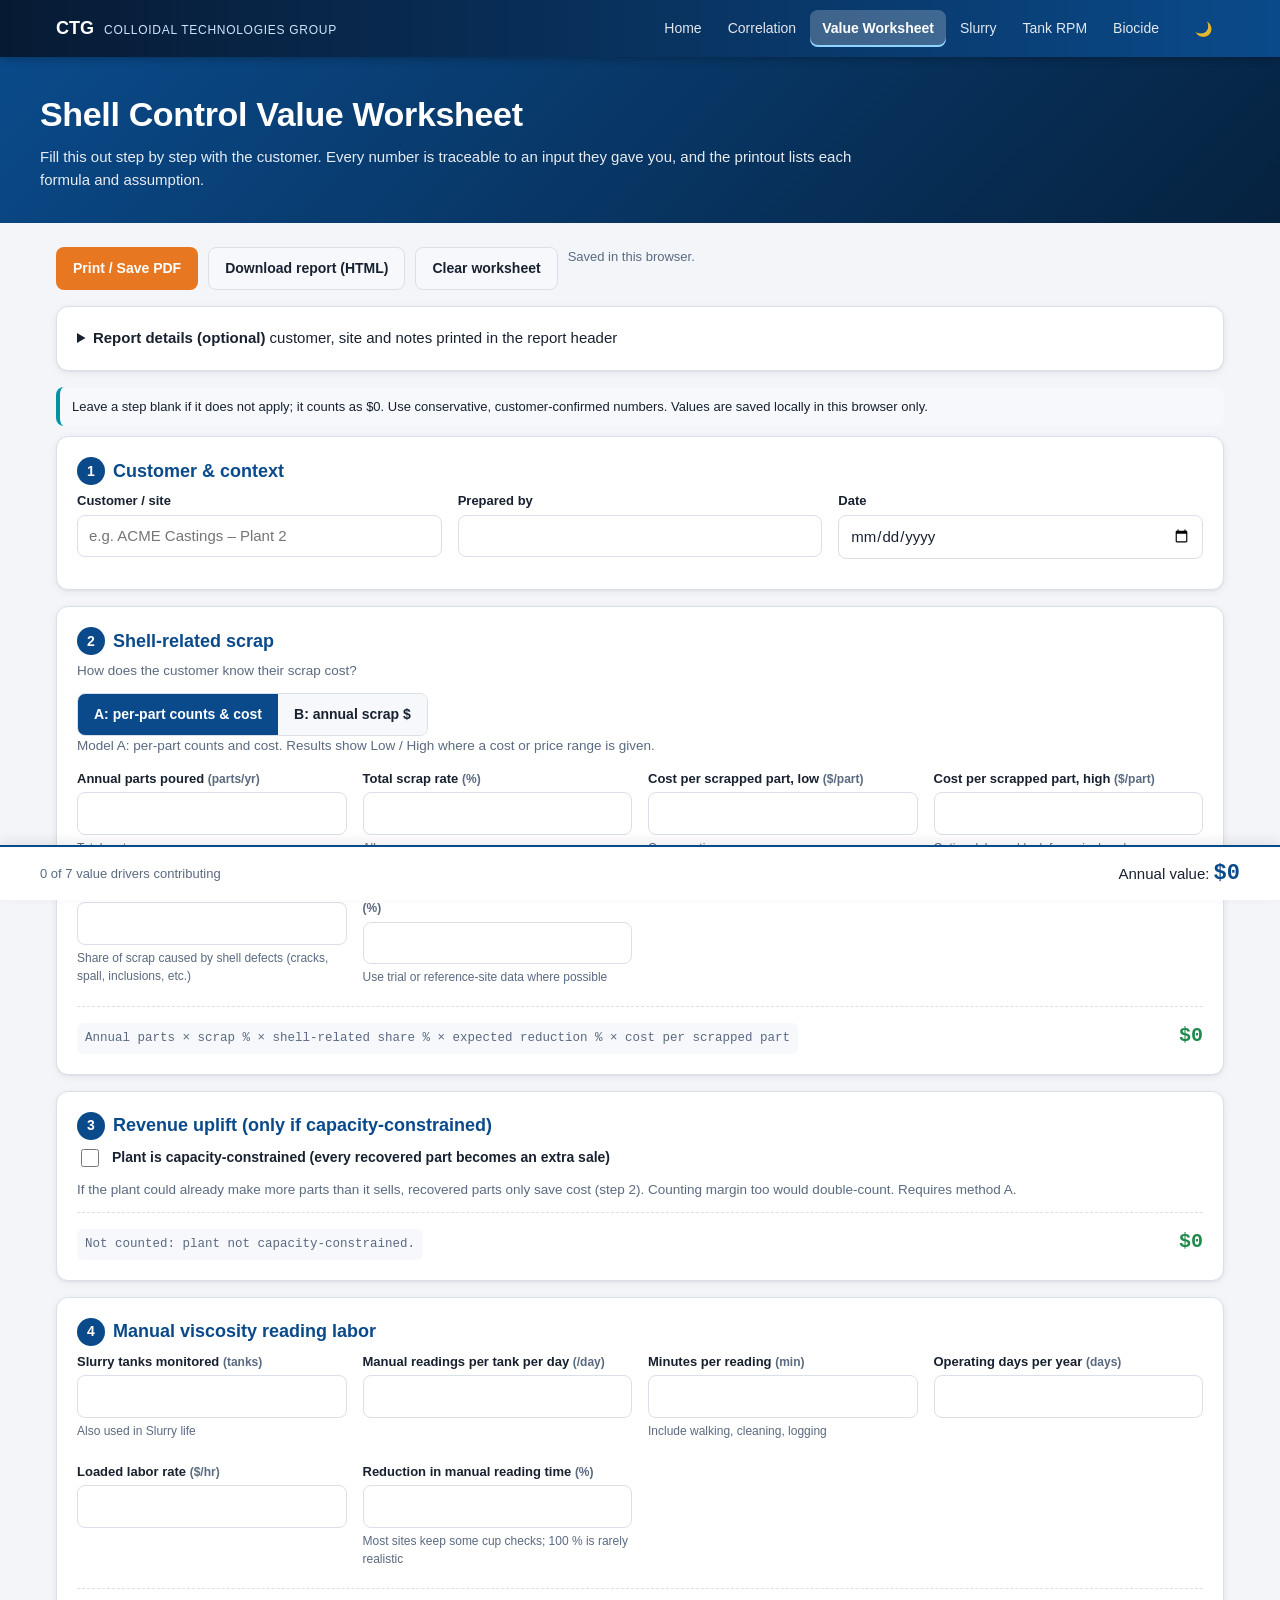
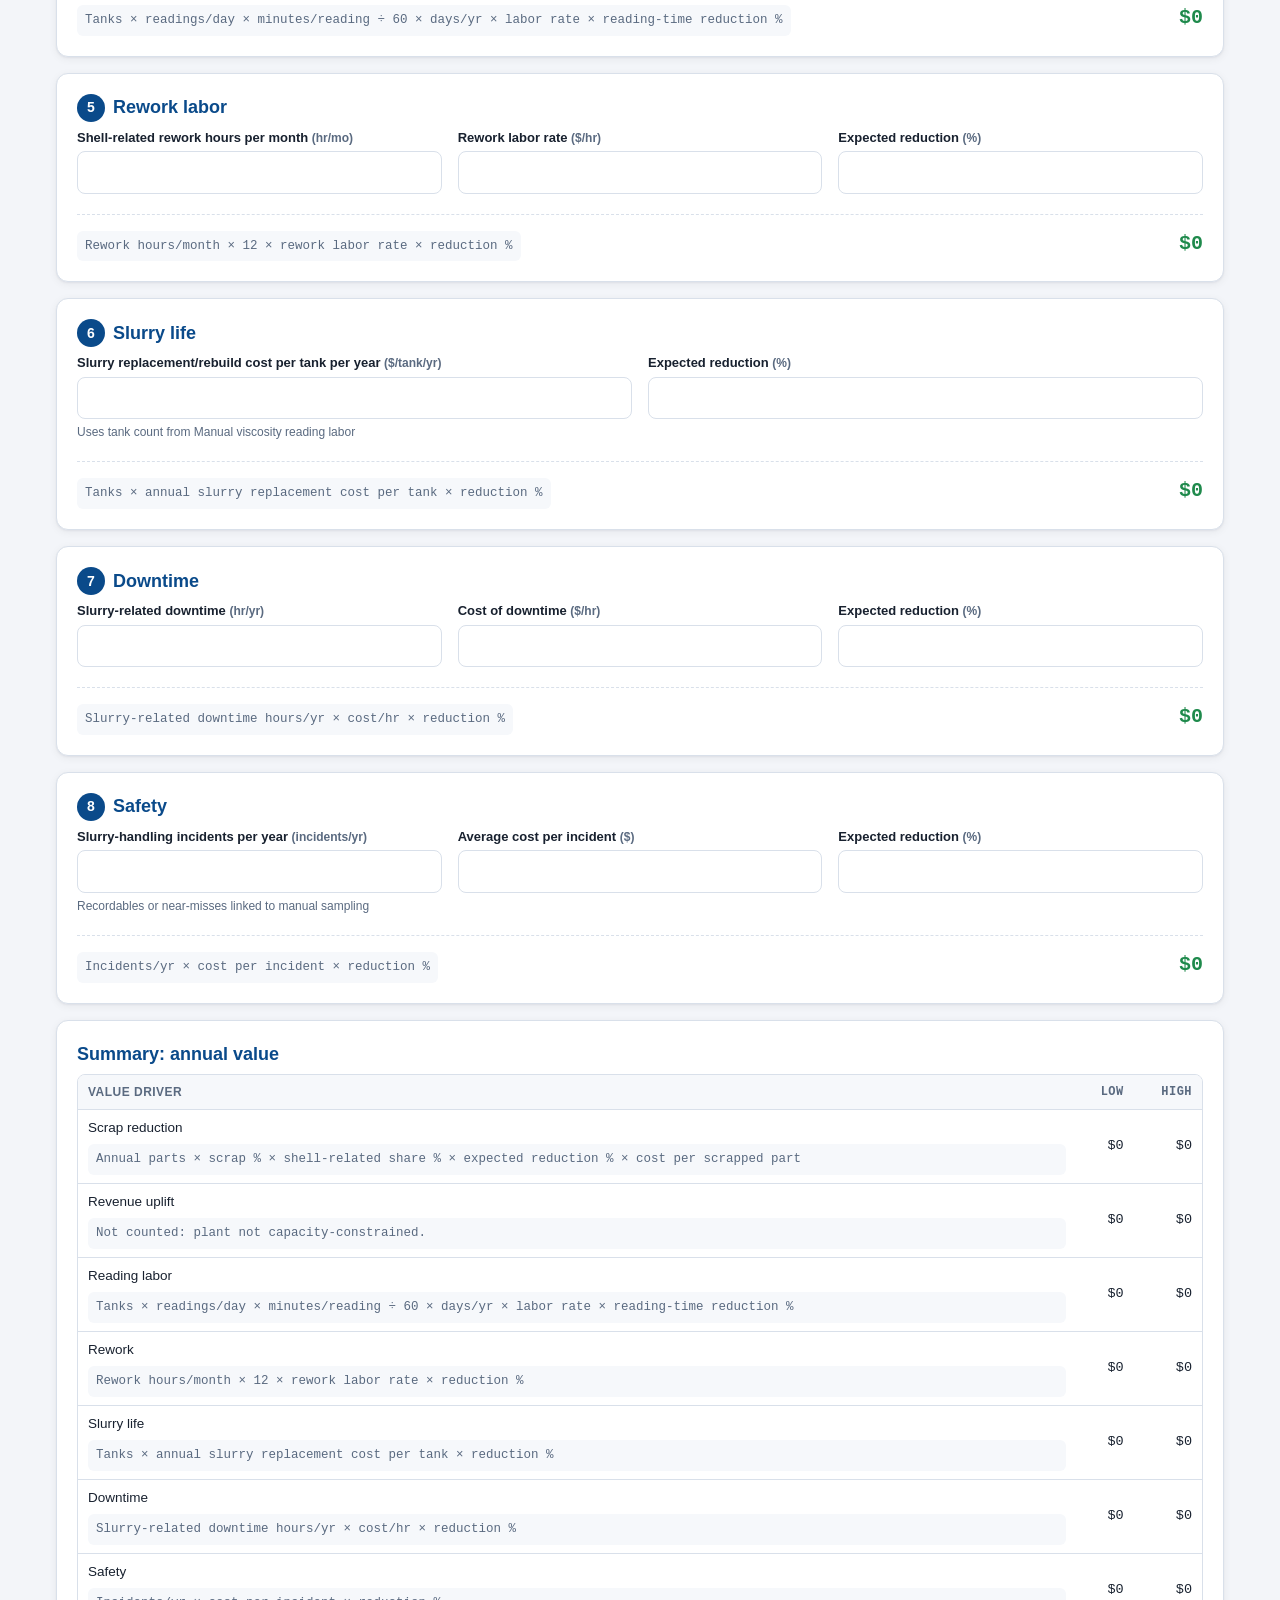
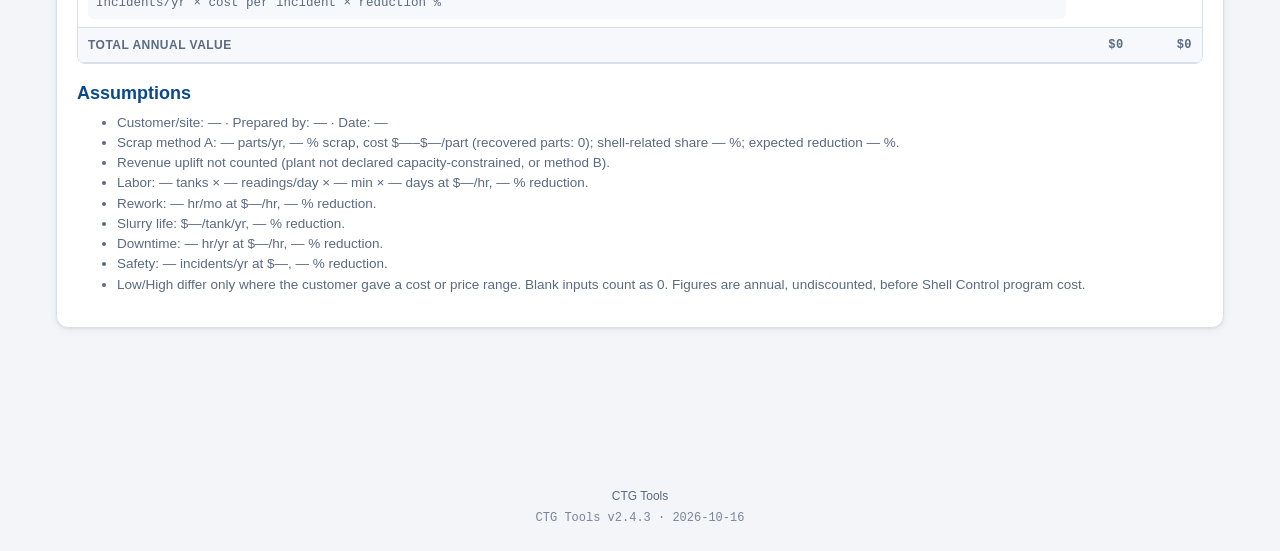
<file: shell-control-value-calculator.html>
<!DOCTYPE html>
<html lang="en">
<head>
<meta charset="UTF-8">
<meta name="viewport" content="width=device-width, initial-scale=1.0">
<title>Shell Control Value Worksheet — CTG Tools</title>
<link rel="icon" href="icons/favicon-32.png" sizes="32x32" type="image/png">
<link rel="manifest" href="manifest.webmanifest">
<meta name="theme-color" content="#0a4a8a">
<meta name="apple-mobile-web-app-capable" content="yes">
<meta name="mobile-web-app-capable" content="yes">
<meta name="apple-mobile-web-app-title" content="CTG Tools">
<meta name="apple-mobile-web-app-status-bar-style" content="black-translucent">
<link rel="apple-touch-icon" href="icons/apple-touch-icon.png">
<link rel="stylesheet" href="ctg.css">
<script src="calc.js" defer></script>
<script src="navbar.js" defer></script>
<script src="print.js" defer></script>
<style>
.step{scroll-margin-top:80px}
.step .result{display:flex;justify-content:space-between;align-items:baseline;gap:10px;margin-top:10px;padding-top:10px;border-top:1px dashed var(--border);flex-wrap:wrap}
.step .result .amt{font-family:var(--mono);font-weight:800;font-size:20px;color:var(--ok)}
.total-bar{position:sticky;bottom:0;z-index:50;background:var(--surface);border-top:2px solid var(--brand);box-shadow:0 -4px 12px rgba(0,0,0,.08);padding:10px 16px}
.total-bar .inner{max-width:1200px;margin:0 auto;display:flex;justify-content:space-between;align-items:center;gap:12px;flex-wrap:wrap}
.total-bar .amt{font-family:var(--mono);font-size:22px;font-weight:800;color:var(--brand)}
.progress{font-size:13px;color:var(--muted)}
.seg{display:inline-flex;border:1px solid var(--border);border-radius:8px;overflow:hidden}
.seg button{border:0;border-radius:0}
@media print{ .total-bar{position:static;box-shadow:none} .step .hint{display:none} details{display:block} }
</style>
</head>
<body>
<a class="skip-link" href="#main">Skip to content</a>
<div id="navbar-container"></div>

<header class="page-header">
  <div class="inner">
    <h1>Shell Control Value Worksheet</h1>
    <p>Fill this out step by step with the customer. Every number is traceable to an input they gave you, and the printout lists each formula and assumption.</p>
  </div>
</header>

<main id="main">
  <div class="toolbar no-print">
    <button class="btn secondary" type="button" id="clearBtn">Clear worksheet</button>
    <span class="progress" id="saveState" aria-live="polite">Saved in this browser.</span>
  </div>
  <div class="notice no-print">Leave a step blank if it does not apply; it counts as $0. Use conservative, customer-confirmed numbers. Values are saved locally in this browser only.</div>
  <form id="ws" novalidate onsubmit="return false"></form>

  <section class="card" id="summary" aria-labelledby="sum-h">
    <h2 id="sum-h">Summary: annual value</h2>
    <div class="table-wrap" style="max-height:none"><table class="data" id="sumTable"></table></div>
    <div id="warnings" aria-live="polite"></div>
    <h3 style="margin-top:16px">Assumptions</h3>
    <ul class="desc" id="assumptions"></ul>
  </section>
</main>

<div class="total-bar no-print" aria-live="polite"><div class="inner">
  <span class="progress" id="progress"></span>
  <span>Annual value: <span class="amt" id="totalAmt">$0</span></span>
</div></div>

<footer class="ctg-footer">
  CTG Tools
</footer>

<script>
document.addEventListener('DOMContentLoaded', function () {
  'use strict';
  var C = window.CTGCalc, esc = C.escapeHtml, KEY = 'ctg-value-worksheet-v2';
  /* Step definitions: [id, label, unit, hint] */
  var STEPS = [
    { id: 'ctx', title: 'Customer & context', text: true, fields: [
      ['customer', 'Customer / site', '', 'e.g. ACME Castings – Plant 2'], ['preparedBy', 'Prepared by', '', ''], ['wsDate', 'Date', 'date', ''] ] },
    { id: 'scrap', title: 'Shell-related scrap', driver: 'scrap', modes: true, fields: [
      ['parts', 'Annual parts poured', 'parts/yr', 'Total parts per year', 'A'],
      ['scrapPct', 'Total scrap rate', '%', 'All causes', 'A'],
      ['costLow', 'Cost per scrapped part, low', '$/part', 'Conservative', 'A'],
      ['costHigh', 'Cost per scrapped part, high', '$/part', 'Optional; leave blank for a single value', 'A'],
      ['scrapDollars', 'Annual scrap cost, all causes', '$/yr', 'From the customer’s scrap report', 'B'],
      ['shellShare', 'Shell-related share of scrap', '%', 'Share of scrap caused by shell defects (cracks, spall, inclusions, etc.)'],
      ['reductionPct', 'Expected reduction in shell-related scrap', '%', 'Use trial or reference-site data where possible'] ] },
    { id: 'rev', title: 'Revenue uplift (only if capacity-constrained)', driver: 'revenue', capacity: true, modeOnly: 'A', fields: [
      ['priceLow', 'Selling price per part, low', '$/part', ''], ['priceHigh', 'Selling price per part, high', '$/part', 'Optional'],
      ['vcPct', 'Variable cost', '% of price', 'Material, energy, etc. per extra part'] ] },
    { id: 'labor', title: 'Manual viscosity reading labor', driver: 'labor', fields: [
      ['tanks', 'Slurry tanks monitored', 'tanks', 'Also used in Slurry life'], ['readsPerDay', 'Manual readings per tank per day', '/day', ''],
      ['minsPerReading', 'Minutes per reading', 'min', 'Include walking, cleaning, logging'], ['daysPerYear', 'Operating days per year', 'days', ''],
      ['laborRate', 'Loaded labor rate', '$/hr', ''], ['laborReductionPct', 'Reduction in manual reading time', '%', 'Most sites keep some cup checks; 100 % is rarely realistic'] ] },
    { id: 'rework', title: 'Rework labor', driver: 'rework', fields: [
      ['reworkHoursMonth', 'Shell-related rework hours per month', 'hr/mo', ''], ['reworkRate', 'Rework labor rate', '$/hr', ''],
      ['reworkReductionPct', 'Expected reduction', '%', ''] ] },
    { id: 'slurry', title: 'Slurry life', driver: 'slurry', fields: [
      ['slurryCostPerTankYear', 'Slurry replacement/rebuild cost per tank per year', '$/tank/yr', 'Uses tank count from Manual viscosity reading labor'],
      ['slurryReductionPct', 'Expected reduction', '%', ''] ] },
    { id: 'dt', title: 'Downtime', driver: 'downtime', fields: [
      ['downtimeHoursYear', 'Slurry-related downtime', 'hr/yr', ''], ['downtimeCostHour', 'Cost of downtime', '$/hr', ''],
      ['downtimeReductionPct', 'Expected reduction', '%', ''] ] },
    { id: 'sf', title: 'Safety', driver: 'safety', fields: [
      ['incidentsYear', 'Slurry-handling incidents per year', 'incidents/yr', 'Recordables or near-misses linked to manual sampling'],
      ['costPerIncident', 'Average cost per incident', '$', ''], ['safetyReductionPct', 'Expected reduction', '%', ''] ] }
  ];
  var LABELS = { scrap: 'Scrap reduction', revenue: 'Revenue uplift', labor: 'Reading labor', rework: 'Rework', slurry: 'Slurry life', downtime: 'Downtime', safety: 'Safety' };
  var state = { mode: 'A', capacityConstrained: false };
  try { var saved = JSON.parse(localStorage.getItem(KEY) || 'null'); if (saved) state = saved; } catch (e) {}

  var form = document.getElementById('ws'), html = '';
  STEPS.forEach(function (st, si) {
    html += '<section class="card step" id="step-' + st.id + '"' + (st.modeOnly ? ' data-mode-only="' + st.modeOnly + '"' : '') + ' aria-labelledby="h-' + st.id + '"><h2 class="step-title" id="h-' + st.id + '"><span class="step-num">' + (si + 1) + '</span>' + esc(st.title) + '</h2>';
    if (st.modes) html += '<p class="desc">How does the customer know their scrap cost?</p><div class="seg no-print" role="group" aria-label="Scrap input method">' +
      '<button type="button" class="btn secondary" data-mode="A">A: per-part counts &amp; cost</button><button type="button" class="btn secondary" data-mode="B">B: annual scrap $</button></div><p class="desc" id="modeNote"></p>';
    if (st.capacity) html += '<label class="check" style="margin:6px 0 10px"><input type="checkbox" id="capacityConstrained"> Plant is capacity-constrained (every recovered part becomes an extra sale)</label>' +
      '<p class="desc">If the plant could already make more parts than it sells, recovered parts only save cost (step 2). Counting margin too would double-count. Requires method A.</p>';
    html += '<div class="grid' + (st.capacity ? ' rev-fields' : '') + '">';
    st.fields.forEach(function (f) {
      var isText = st.text, type = isText ? (f[2] === 'date' ? 'date' : 'text') : 'number';
      var lim = C.VALUE_LIMITS[f[0]];
      html += '<div class="field" data-mode-only="' + (f[4] || '') + '"><label for="' + f[0] + '">' + esc(f[1]) + (f[2] && !isText ? ' <span class="hint">(' + esc(f[2]) + ')</span>' : '') + '</label>' +
        '<input id="' + f[0] + '" name="' + f[0] + '" type="' + type + '"' + (isText ? '' : ' inputmode="decimal" step="any"' + (lim ? ' min="' + lim[0] + '" max="' + lim[1] + '"' : '')) +
        (f[3] && isText ? ' placeholder="' + esc(f[3]) + '"' : '') + ' aria-describedby="' + f[0] + '-err">' +
        (f[3] && !isText ? '<span class="hint">' + esc(f[3]) + '</span>' : '') + '<span class="err" id="' + f[0] + '-err"></span></div>';
    });
    html += '</div>';
    if (st.driver) html += '<div class="result"><div class="formula" id="f-' + st.driver + '"></div><span class="amt" id="v-' + st.driver + '">$0</span></div>';
    html += '</section>';
  });
  form.innerHTML = html;

  var $ = function (id) { return document.getElementById(id); };
  var money = function (x) { return '$' + Math.round(isFinite(x) ? x : 0).toLocaleString('en-US'); };
  var range = function (d) { return Math.round(d.lo) === Math.round(d.hi) ? money(d.lo) : money(d.lo) + ' – ' + money(d.hi); };

  // restore values
  form.querySelectorAll('input').forEach(function (i) {
    if (i.type === 'checkbox') i.checked = !!state[i.id];
    else if (state[i.id] != null) i.value = state[i.id];
  });

  function save() {
    try { localStorage.setItem(KEY, JSON.stringify(state)); $('saveState').textContent = 'Saved in this browser ' + new Date().toLocaleTimeString(); }
    catch (e) { $('saveState').textContent = 'Could not save (browser storage blocked).'; }
  }
  function render() {
    form.querySelectorAll('[data-mode]').forEach(function (b) { b.setAttribute('aria-pressed', b.dataset.mode === state.mode ? 'true' : 'false'); });
    form.querySelectorAll('[data-mode-only]').forEach(function (f) { var m = f.dataset.modeOnly; f.classList.toggle('hidden', !!m && m !== state.mode); });
    var revOn = state.capacityConstrained && state.mode === 'A';
    form.querySelector('.rev-fields').classList.toggle('hidden', !revOn);
    var r = C.computeValue(state), B = r.single;
    // number the visible steps 1..n (Model B hides the revenue step)
    var sn = 0; form.querySelectorAll('section.step').forEach(function (s) { if (!s.classList.contains('hidden')) s.querySelector('.step-num').textContent = ++sn; });
    $('modeNote').textContent = B ? 'Model B: annual scrap $. Single values: one input per field, one result per line, one total.' : 'Model A: per-part counts and cost. Results show Low / High where a cost or price range is given.';
    form.querySelectorAll('input[type=number]').forEach(function (i) {
      var e = r.errors[i.id]; i.setAttribute('aria-invalid', e ? 'true' : 'false'); $(i.id + '-err').textContent = e || '';
    });
    var rows = '<thead><tr><th>Value driver</th>' + (B ? '<th class="num">Annual value</th>' : '<th class="num">Low</th><th class="num">High</th>') + '</tr></thead><tbody>', filled = 0, nd = 0;
    Object.keys(LABELS).forEach(function (k) {
      var d = r.drivers[k]; if (!d) return; nd++;
      $('v-' + k).textContent = B ? money(d.value) : range(d); $('f-' + k).textContent = d.formula;
      if (d.hi > 0) filled++;
      rows += '<tr><td>' + LABELS[k] + '<div class="formula no-report">' + esc(d.formula) + '</div></td>' + (B ? '<td class="num">' + money(d.value) + '</td>' : '<td class="num">' + money(d.lo) + '</td><td class="num">' + money(d.hi) + '</td>') + '</tr>';
    });
    rows += '<tr><th>Total annual value</th>' + (B ? '<th class="num">' + money(r.total.value) + '</th>' : '<th class="num">' + money(r.total.lo) + '</th><th class="num">' + money(r.total.hi) + '</th>') + '</tr></tbody>';
    $('sumTable').innerHTML = rows;
    $('totalAmt').textContent = B ? money(r.total.value) : range(r.total);
    $('progress').textContent = filled + ' of ' + nd + ' value drivers contributing';
    $('warnings').innerHTML = r.warnings.map(function (w) { return '<div class="notice warn">' + esc(w) + '</div>'; }).join('');
    var A = [];
    var s = function (k) { return state[k] === '' || state[k] == null ? '—' : esc(state[k]); };
    A.push('Customer/site: ' + s('customer') + ' · Prepared by: ' + s('preparedBy') + ' · Date: ' + s('wsDate'));
    A.push('Scrap method ' + state.mode + (state.mode === 'A'
      ? ': ' + s('parts') + ' parts/yr, ' + s('scrapPct') + ' % scrap, cost $' + s('costLow') + '–$' + s('costHigh') + '/part (recovered parts: ' + Math.round(r.recoveredParts).toLocaleString('en-US') + ')'
      : ': $' + s('scrapDollars') + '/yr total scrap') + '; shell-related share ' + s('shellShare') + ' %; expected reduction ' + s('reductionPct') + ' %.');
    if (!B) A.push(revOn ? 'Capacity-constrained: yes. Price $' + s('priceLow') + '–$' + s('priceHigh') + ', variable cost ' + s('vcPct') + ' %.' : 'Revenue uplift not counted (plant not declared capacity-constrained, or method B).');
    A.push('Labor: ' + s('tanks') + ' tanks × ' + s('readsPerDay') + ' readings/day × ' + s('minsPerReading') + ' min × ' + s('daysPerYear') + ' days at $' + s('laborRate') + '/hr, ' + s('laborReductionPct') + ' % reduction.');
    A.push('Rework: ' + s('reworkHoursMonth') + ' hr/mo at $' + s('reworkRate') + '/hr, ' + s('reworkReductionPct') + ' % reduction.');
    A.push('Slurry life: $' + s('slurryCostPerTankYear') + '/tank/yr, ' + s('slurryReductionPct') + ' % reduction.');
    A.push('Downtime: ' + s('downtimeHoursYear') + ' hr/yr at $' + s('downtimeCostHour') + '/hr, ' + s('downtimeReductionPct') + ' % reduction.');
    A.push('Safety: ' + s('incidentsYear') + ' incidents/yr at $' + s('costPerIncident') + ', ' + s('safetyReductionPct') + ' % reduction.');
    A.push((B ? 'Model B uses single values: one input per field, one result per line, one total. Revenue uplift is not part of Model B (it needs part counts and prices).' : 'Low/High differ only where the customer gave a cost or price range.') + ' Blank inputs count as 0. Figures are annual, undiscounted, before Shell Control program cost.');
    $('assumptions').innerHTML = A.map(function (a) { return '<li>' + a + '</li>'; }).join('');
  }
  form.addEventListener('input', function (e) {
    var t = e.target; if (!t.id) return;
    state[t.id] = t.type === 'checkbox' ? t.checked : t.value;
    render(); save();
  });
  form.addEventListener('click', function (e) {
    var b = e.target.closest('[data-mode]'); if (!b) return;
    state.mode = b.dataset.mode; render(); save();
  });
  $('clearBtn').addEventListener('click', function () {
    if (!confirm('Clear every field in this worksheet?')) return;
    state = { mode: 'A', capacityConstrained: false };
    form.querySelectorAll('input').forEach(function (i) { if (i.type === 'checkbox') i.checked = false; else i.value = ''; });
    try { localStorage.removeItem(KEY); } catch (e) {}
    render();
  });
  render();
  CTGPrint.register({ id: 'value', title: 'Shell Control Value Worksheet',
    inputs: function () {
      var g = CTGPrint.collectInputs(['#ws']);
      g.forEach(function (x) { if (/^Shell-related scrap/.test(x.group)) x.rows.unshift({ label: 'Scrap input method', value: state.mode === 'B' ? 'B: annual scrap $' : 'A: per-part counts & cost', unit: '' }); });
      return g;
    },
    results: function () { return [
      // Report = inputs + results/totals only: no formulas, warnings or assumptions (they stay on screen).
      { title: state.mode === 'B' ? 'Annual value by driver (Model B, single value)' : 'Annual value by driver (Model A, Low / High)', node: $('sumTable') }
    ]; } });
});
</script>
</body>
</html>
</file>
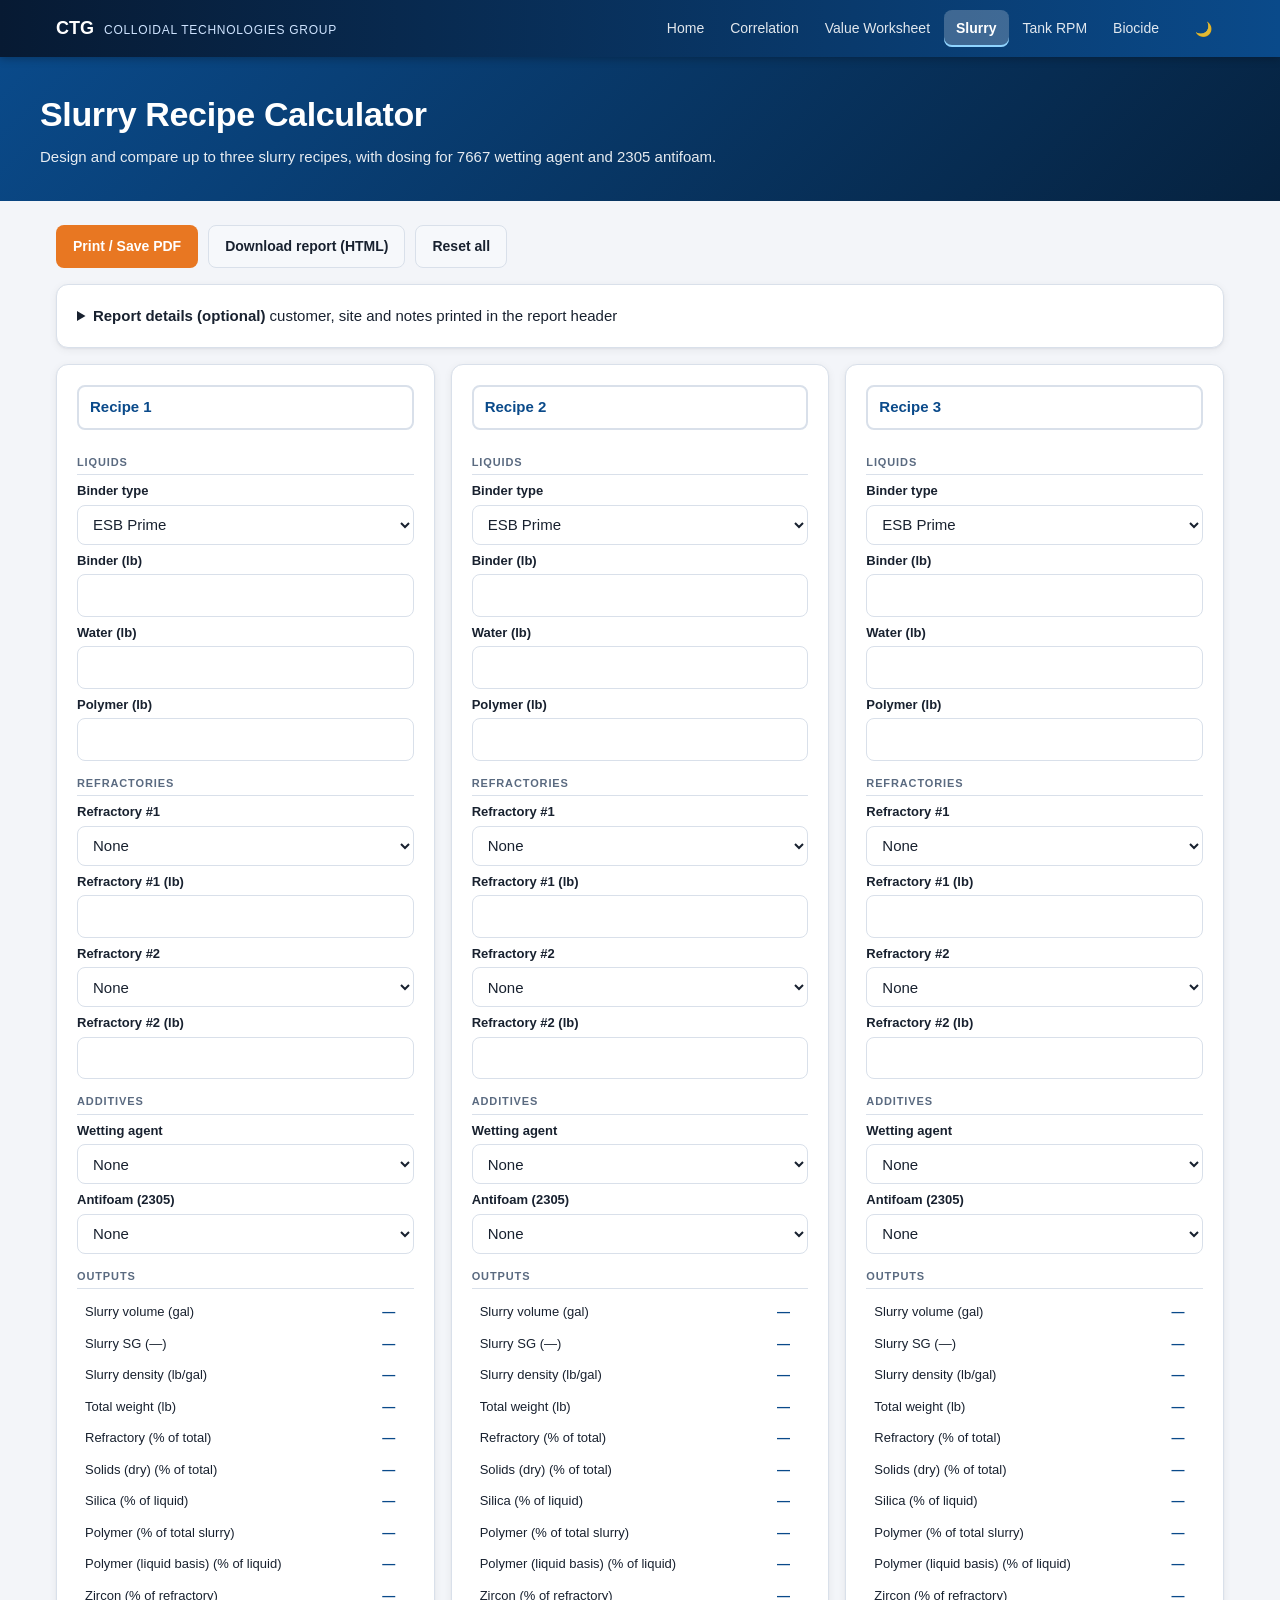
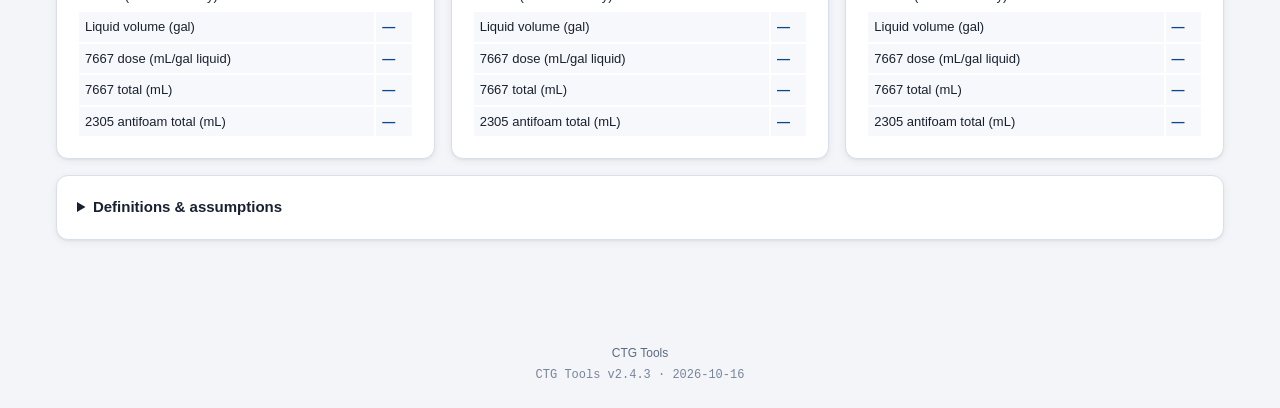
<file: slurry-calculator.html>
<!DOCTYPE html>
<html lang="en">
<head>
<meta charset="UTF-8">
<meta name="viewport" content="width=device-width, initial-scale=1.0">
<title>Slurry Recipe Calculator — CTG Tools</title>
<link rel="icon" href="icons/favicon-32.png" sizes="32x32" type="image/png">
<link rel="manifest" href="manifest.webmanifest">
<meta name="theme-color" content="#0a4a8a">
<meta name="apple-mobile-web-app-capable" content="yes">
<meta name="mobile-web-app-capable" content="yes">
<meta name="apple-mobile-web-app-title" content="CTG Tools">
<meta name="apple-mobile-web-app-status-bar-style" content="black-translucent">
<link rel="apple-touch-icon" href="icons/apple-touch-icon.png">
<link rel="stylesheet" href="ctg.css">
<script src="calc.js" defer></script>
<script src="navbar.js" defer></script>
<script src="print.js" defer></script>
<style>
.recipe-name{font-weight:700;color:var(--brand);border-width:2px;margin-bottom:10px}
.subhead{font-size:11px;text-transform:uppercase;letter-spacing:.08em;color:var(--muted);font-weight:700;margin:14px 0 6px;padding-bottom:4px;border-bottom:1px solid var(--border)}
table.out td{padding:5px 6px;font-size:13px}
table.out td.num{font-weight:700;color:var(--brand)}
table.out tr.hl td{background:var(--surface-2)}
.print-header{display:flex;justify-content:space-between;border-bottom:3px solid #003a70;margin-bottom:10px;padding-bottom:8px}
.print-comparison{width:100%;border-collapse:collapse;font-size:10pt}
.print-comparison th{background:#003a70;color:#fff;padding:5px}
.print-comparison td{padding:4px 6px;border-bottom:1px solid #ddd;text-align:center;font-family:var(--mono)}
.print-comparison td:first-child{text-align:left;font-family:var(--font);color:#5b6b80}
.print-comparison tr.section-row td{background:#003a70;color:#fff;font-weight:800;text-transform:uppercase;text-align:left}
</style>
</head>
<body>
<a class="skip-link" href="#main">Skip to content</a>
<div id="navbar-container"></div>

<header class="page-header">
  <div class="inner">
    <h1>Slurry Recipe Calculator</h1>
    <p>Design and compare up to three slurry recipes, with dosing for 7667 wetting agent and 2305 antifoam.</p>
  </div>
</header>

<main id="main">
  <div class="toolbar no-print">
    <button class="btn secondary" type="button" id="resetBtn">Reset all</button>
  </div>

  <div class="grid-3" id="recipes-grid"></div>

  <details class="card" id="defs">
    <summary><strong>Definitions &amp; assumptions</strong></summary>
    <ul class="desc">
      <li><b>Volume (gal)</b> = Σ component lb ÷ (component SG × 8.345 lb/gal). Volumes are assumed additive.</li>
      <li><b>SG</b> = total lb ÷ (volume × 8.345). Also shown in lb/gal.</li>
      <li><b>% Refractory</b> = refractory lb ÷ total lb.</li>
      <li><b>% Solids (dry)</b> = (binder lb × binder solids % + polymer lb × polymer solids % + refractory lb) ÷ total lb.</li>
      <li><b>% Silica (of liquid)</b> = binder lb × binder solids % ÷ liquid lb (binder + water + polymer). Binder solids are assumed to be silica.</li>
      <li><b>% Polymer (of whole slurry)</b> = (binder lb × binder polymer % + polymer lb × polymer solids %) ÷ total slurry lb (binder + water + polymer + refractory). This is the spec basis. <b>% Polymer (of liquid)</b> uses the same numerator ÷ liquid lb and is shown for reference.</li>
      <li><b>% Zircon</b> = zircon lb ÷ total refractory lb. Drives the 7667 dose (linear interpolation of the product-bulletin table, 7.0–10.0 mL/gal of liquid).</li>
      <li><b>Antifoam</b> = 2305 mL/L × liquid litres.</li>
      <li><b>Polymer is fixed at 50 % solids and SG 1.0</b> (not editable) in all recipe math.</li>
      <li>Material tables (binder solids/density/polymer, refractory SG): values from product SDS and product information sheets (general-use values).</li>
      <li>A refractory set to "None" with a weight is ignored and flagged.</li>
    </ul>
  </details>


</main>

<footer class="ctg-footer">
  CTG Tools
</footer>

<script>
document.addEventListener('DOMContentLoaded', function () {
  'use strict';
  var C = window.CTGCalc, esc = C.escapeHtml;
  var BINDERS = {
    'ESB Prime': { solids: 28.81, density: 1.197, poly: 4.85 },
    'ESB 6': { solids: 27.86, density: 1.189, poly: 7.7 },
    'ESB 1': { solids: 22.00, density: 1.153, poly: 9.09 },
    'ESB 10': { solids: 30.00, density: 1.215, poly: 0.00 },
    'Etna': { solids: 30.00, density: 1.209, poly: 0.17 },
    'Rainier II': { solids: 32.00, density: 1.220, poly: 2.17 },
    '6009C': { solids: 29.57, density: 1.2090, poly: 0.00 },
    'ESB 11': { solids: 30.87, density: 1.2140, poly: 0.00 },
    'ESB Precision': { solids: 50.05, density: 1.3885, poly: 0.00 }
  };
  var REFRACTORIES = {
    'None': 0, 'Zircon': 4.6, 'Fused Silica': 2.2030, 'Alumino-silicate M47': 2.65, 'Alumino-silicate M60': 2.85,
    'Alumina': 3.96, 'WDS Plus': 2.2030, 'WDS 2': 2.2030, 'WDS 3': 2.1990, 'Gray Matter 1': 2.1870,
    'Gray Matter 2': 2.1860, 'Cobalt Aluminate': 5.20, 'ESFA1': 2.45, 'One Coat': 2.1870,
    'Fused Yttria': 5.01, 'Stabilized Zirconia': 5.70
  };
  var ANTIFOAM = { 'None': 0, 'Minimum (4 mL/L)': 4, 'Typical (6 mL/L)': 6, 'Maximum (8 mL/L)': 8, 'Turbowheel (16 mL/L)': 16 };
  var opts = function (o) { return Object.keys(o).map(function (k) { return '<option>' + esc(k) + '</option>'; }).join(''); };
  function f(p, id, label, attrs) {
    return '<div class="field"><label for="' + p + id + '">' + label + '</label><input id="' + p + id + '" type="number" inputmode="decimal" min="0" step="any"' + (attrs || '') + '></div>';
  }
  function s(p, id, label, o) { return '<div class="field"><label for="' + p + id + '">' + label + '</label><select id="' + p + id + '">' + o + '</select></div>'; }
  var OUT = [
    ['vol', 'Slurry volume', 'gal'], ['sg', 'Slurry SG', '—'], ['lbgal', 'Slurry density', 'lb/gal'], ['totwt', 'Total weight', 'lb'],
    ['ref_pct', 'Refractory', '% of total'], ['solids', 'Solids (dry)', '% of total'], ['silica', 'Silica', '% of liquid'],
    ['polymer', 'Polymer', '% of total slurry'], ['polymer_liq', 'Polymer (liquid basis)', '% of liquid'], ['zircon', 'Zircon', '% of refractory'],
    ['liq_gal', 'Liquid volume', 'gal', 1], ['dose', '7667 dose', 'mL/gal liquid', 1], ['w7667', '7667 total', 'mL', 1], ['af', '2305 antifoam total', 'mL', 1]
  ];
  var POLYMER_SOLIDS_PCT = 50, POLYMER_SG = 1.0; // fixed by spec, not user inputs
  function build(i) {
    var p = 'r' + i + '_';
    return '<section class="card" aria-label="Recipe ' + i + '">' +
      '<label class="hidden" for="' + p + 'name">Recipe ' + i + ' name</label>' +
      '<input class="recipe-name" type="text" id="' + p + 'name" value="Recipe ' + i + '" maxlength="40">' +
      '<div class="subhead">Liquids</div>' + s(p, 'binder', 'Binder type', opts(BINDERS)) +
      f(p, 'binder_wt', 'Binder (lb)') + f(p, 'water_wt', 'Water (lb)') + f(p, 'polymer_wt', 'Polymer (lb)') +
      '<div class="subhead">Refractories</div>' + s(p, 'ref1', 'Refractory #1', opts(REFRACTORIES)) + f(p, 'ref1_wt', 'Refractory #1 (lb)') +
      s(p, 'ref2', 'Refractory #2', opts(REFRACTORIES)) + f(p, 'ref2_wt', 'Refractory #2 (lb)') +
      '<div class="subhead">Additives</div>' + s(p, 'wetting', 'Wetting agent', '<option>None</option><option>7667</option>') +
      s(p, 'antifoam', 'Antifoam (2305)', opts(ANTIFOAM)) +
      '<div class="subhead">Outputs</div><div id="' + p + 'warn" aria-live="polite"></div><table class="out" style="width:100%">' +
      OUT.map(function (o) { return '<tr' + (o[3] ? ' class="hl"' : '') + '><td>' + o[1] + ' <span class="hint">(' + o[2] + ')</span></td><td class="num" id="' + p + o[0] + '">—</td></tr>'; }).join('') +
      '</table></section>';
  }
  var grid = document.getElementById('recipes-grid');
  grid.innerHTML = build(1) + build(2) + build(3);
  var v = function (id) { return document.getElementById(id).value; };
  var set = function (id, t) { document.getElementById(id).textContent = t; };
  var results = {};
  function calcOne(i) {
    var p = 'r' + i + '_';
    var r = C.slurryRecipe({
      binder: BINDERS[v(p + 'binder')], binderLb: v(p + 'binder_wt'), waterLb: v(p + 'water_wt'), polymerLb: v(p + 'polymer_wt'),
      polymerSolidsPct: POLYMER_SOLIDS_PCT, polymerSG: POLYMER_SG, // fixed values
      refs: [1, 2].map(function (n) { var name = v(p + 'ref' + n); return { name: name, sg: REFRACTORIES[name], lb: v(p + 'ref' + n + '_wt'), isZircon: name === 'Zircon' }; }),
      wetting: v(p + 'wetting') === '7667', antifoamMlPerL: ANTIFOAM[v(p + 'antifoam')]
    });
    results[i] = r;
    var has = r.totalLb > 0, fx = function (x, d) { return has && x !== null && isFinite(x) ? x.toFixed(d) : '—'; };
    set(p + 'vol', fx(r.volumeGal, 2)); set(p + 'sg', fx(r.sg, 3)); set(p + 'lbgal', fx(r.lbPerGal, 2)); set(p + 'totwt', fx(r.totalLb, 1));
    set(p + 'ref_pct', fx(r.pctRefractory, 1)); set(p + 'solids', fx(r.pctSolids, 1)); set(p + 'silica', fx(r.pctSilicaInLiquid, 1));
    set(p + 'polymer', fx(r.pctPolymer, 2)); set(p + 'polymer_liq', fx(r.pctPolymerInLiquid, 2)); set(p + 'zircon', fx(r.pctZircon, 1)); set(p + 'liq_gal', fx(r.liquidGal, 2));
    set(p + 'dose', fx(r.dose7667MlPerGal, 2)); set(p + 'w7667', fx(r.total7667Ml, 0)); set(p + 'af', fx(r.antifoamMl, 0));
    document.getElementById(p + 'warn').innerHTML = r.warnings.map(function (w) { return '<div class="notice warn">' + esc(w) + '</div>'; }).join('');
  }
  // Results-only comparison table for the shared print report (inputs are listed separately above it).
  function comparisonTable() {
    var rows = [['section', 'Key results']]
      .concat(OUT.slice(0, 9).map(function (o) { return [o[0], o[1] + ' (' + o[2] + ')']; }))
      .concat([['section', 'Additive totals']]).concat(OUT.slice(9).map(function (o) { return [o[0], o[1] + ' (' + o[2] + ')']; }));
    var h = '<tr><th>Parameter</th>' + [1, 2, 3].map(function (i) { return '<th>' + esc(v('r' + i + '_name') || 'Recipe ' + i) + '</th>'; }).join('') + '</tr>';
    rows.forEach(function (r) {
      if (r[0] === 'section') { h += '<tr class="section-row"><td colspan="4">' + esc(r[1]) + '</td></tr>'; return; }
      h += '<tr><td>' + esc(r[1]) + '</td>' + [1, 2, 3].map(function (i) {
        var el = document.getElementById('r' + i + '_' + r[0]);
        var val = el ? (el.tagName === 'INPUT' || el.tagName === 'SELECT' ? el.value : el.textContent) : '';
        return '<td>' + esc(val || '—') + '</td>';
      }).join('') + '</tr>';
    });
    return '<table class="print-comparison">' + h + '</table>';
  }
  function calcAll() { for (var i = 1; i <= 3; i++) calcOne(i); }
  grid.addEventListener('input', calcAll); grid.addEventListener('change', calcAll);
  document.getElementById('resetBtn').addEventListener('click', function () {
    grid.querySelectorAll('input:not(.recipe-name)').forEach(function (i) { i.value = i.defaultValue; });
    grid.querySelectorAll('select').forEach(function (s) { s.selectedIndex = 0; });
    calcAll();
  });
  calcAll();

  CTGPrint.register({ id: 'slurry', title: 'Slurry Recipe Calculator',
    inputs: function () {
      var g = CTGPrint.collectInputs(['#recipes-grid']);
      g.forEach(function (x) {
        var m = x.group.match(/^Recipe (\d)(.*)$/);
        if (m) x.group = (v('r' + m[1] + '_name') || 'Recipe ' + m[1]) + m[2];
      });
      // leave out recipe cards with no weights entered
      return g.filter(function (x) { return !x.rows.length || !/^r\d_/.test(x.rows[0].id) || ['binder_wt', 'water_wt', 'polymer_wt', 'ref1_wt', 'ref2_wt'].some(function (k) { return v(x.rows[0].id.slice(0, 3) + k) !== ''; }); });
    },
    results: function () {
      var w = [1, 2, 3].map(function (i) { var e = document.getElementById('r' + i + '_warn'); return e && e.textContent.trim() ? '<p class="desc"><b>' + esc(v('r' + i + '_name') || 'Recipe ' + i) + ':</b></p>' + e.innerHTML : ''; }).join('');
      return [
        { title: 'Recipe comparison', html: comparisonTable() }, { title: w ? 'Recipe warnings' : '', html: w }
      ];
    } });
});
</script>
</body>
</html>
</file>
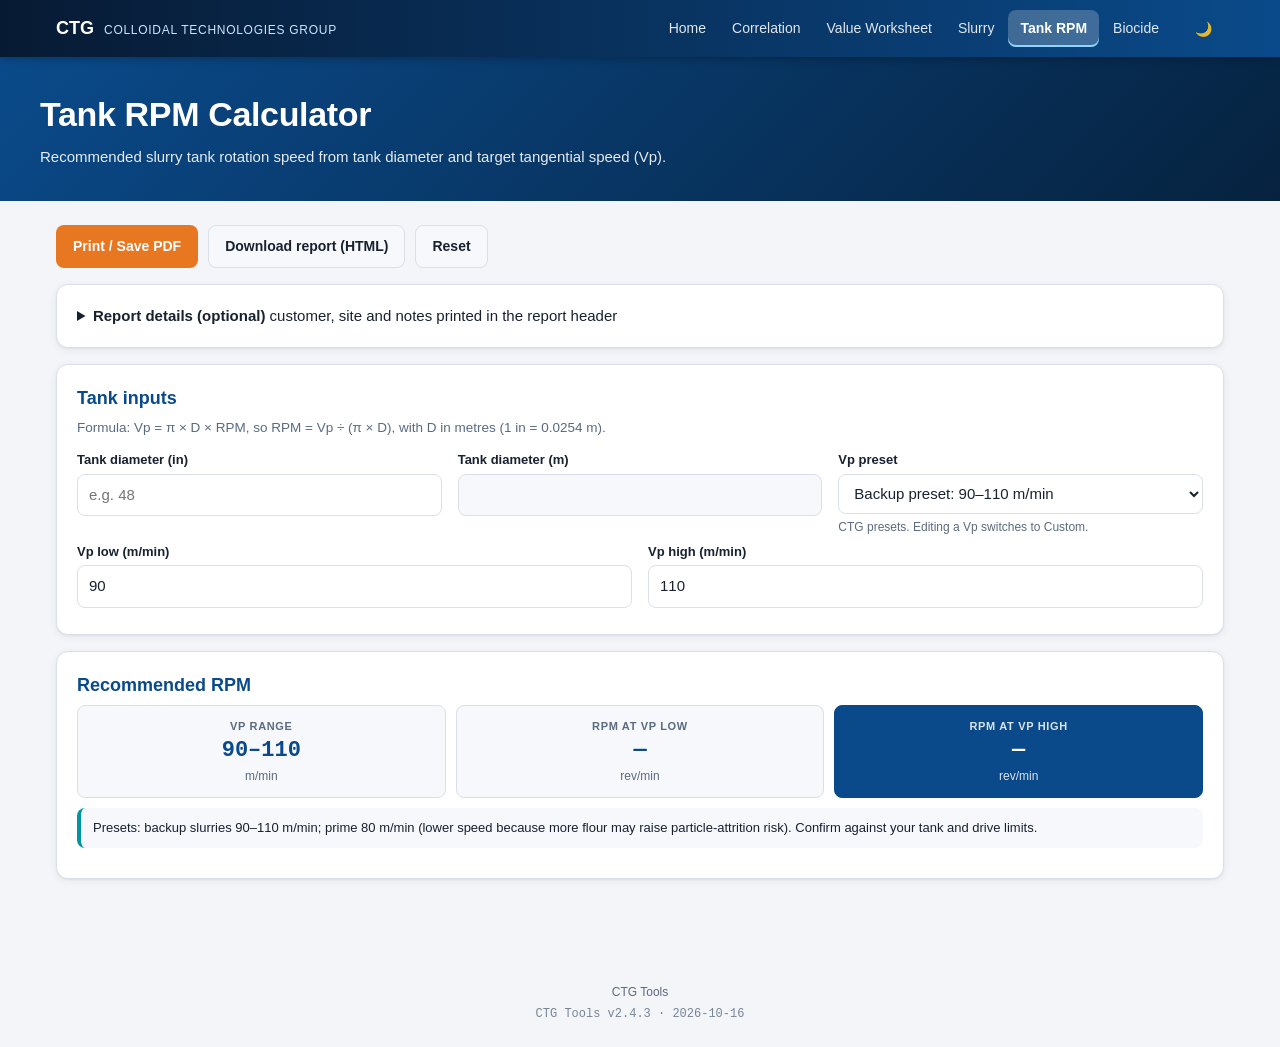
<file: tank-rpm-calculator.html>
<!DOCTYPE html>
<html lang="en">
<head>
<meta charset="UTF-8">
<meta name="viewport" content="width=device-width, initial-scale=1.0">
<title>Tank RPM Calculator — CTG Tools</title>
<link rel="icon" href="icons/favicon-32.png" sizes="32x32" type="image/png">
<link rel="manifest" href="manifest.webmanifest">
<meta name="theme-color" content="#0a4a8a">
<meta name="apple-mobile-web-app-capable" content="yes">
<meta name="mobile-web-app-capable" content="yes">
<meta name="apple-mobile-web-app-title" content="CTG Tools">
<meta name="apple-mobile-web-app-status-bar-style" content="black-translucent">
<link rel="apple-touch-icon" href="icons/apple-touch-icon.png">
<link rel="stylesheet" href="ctg.css">
<script src="calc.js" defer></script>
<script src="navbar.js" defer></script>
<script src="print.js" defer></script>
</head>
<body>
<a class="skip-link" href="#main">Skip to content</a>
<div id="navbar-container"></div>

<header class="page-header">
  <div class="inner">
    <h1>Tank RPM Calculator</h1>
    <p>Recommended slurry tank rotation speed from tank diameter and target tangential speed (Vp).</p>
  </div>
</header>

<main id="main">
  <div class="toolbar no-print">
    <button class="btn secondary" type="button" id="resetBtn">Reset</button>
  </div>

  <section class="card" aria-labelledby="in-h">
    <h2 id="in-h">Tank inputs</h2>
    <p class="desc">Formula: Vp = π × D × RPM, so RPM = Vp ÷ (π × D), with D in metres (1 in = 0.0254 m).</p>
    <div class="grid">
      <div class="field"><label for="diameter_in">Tank diameter (in)</label><input id="diameter_in" type="number" inputmode="decimal" min="0" step="any" placeholder="e.g. 48"></div>
      <div class="field"><label for="diameter_m">Tank diameter (m)</label><input id="diameter_m" readonly tabindex="-1"></div>
      <div class="field"><label for="preset">Vp preset</label>
        <select id="preset">
          <option value="prime">Prime preset: 80 m/min</option>
          <option value="backup" selected>Backup preset: 90–110 m/min</option>
          <option value="custom">Custom</option>
        </select>
        <span class="hint">CTG presets. Editing a Vp switches to Custom.</span>
      </div>
    </div>
    <div class="grid">
      <div class="field" id="vp_single_wrap"><label for="vp_single">Vp (m/min)</label><input id="vp_single" type="number" inputmode="decimal" min="0" step="any"></div>
      <div class="field hidden" id="vp_low_wrap"><label for="vp_low">Vp low (m/min)</label><input id="vp_low" type="number" inputmode="decimal" min="0" step="any"></div>
      <div class="field hidden" id="vp_high_wrap"><label for="vp_high">Vp high (m/min)</label><input id="vp_high" type="number" inputmode="decimal" min="0" step="any"></div>
    </div>
  </section>

  <section class="card" aria-labelledby="out-h" aria-live="polite">
    <h2 id="out-h">Recommended RPM</h2>
    <div class="metrics" id="results"></div>
    <div class="notice">Presets: backup slurries 90–110 m/min; prime 80 m/min (lower speed because more flour may raise particle-attrition risk). Confirm against your tank and drive limits.</div>
  </section>
</main>

<footer class="ctg-footer">
  CTG Tools
</footer>

<script>
document.addEventListener('DOMContentLoaded', function () {
  'use strict';
  var C = window.CTGCalc, $ = function (id) { return document.getElementById(id); };
  var preset = $('preset');
  var PRESETS = { prime: { single: 80 }, backup: { low: 90, high: 110 } };

  function showFor(p) {
    var range = p === 'backup' || (p === 'custom' && !$('vp_low_wrap').classList.contains('hidden'));
    $('vp_single_wrap').classList.toggle('hidden', range);
    $('vp_low_wrap').classList.toggle('hidden', !range);
    $('vp_high_wrap').classList.toggle('hidden', !range);
  }
  function applyPreset() {
    var p = preset.value;
    if (p === 'prime') { $('vp_single').value = 80; }
    if (p === 'backup') { $('vp_low').value = 90; $('vp_high').value = 110; }
    showFor(p); calc();
  }
  function metric(lbl, v, u, hi) {
    return '<div class="metric' + (hi ? ' highlight' : '') + '"><div class="lbl">' + lbl + '</div><div class="v">' + v + '</div><div class="u">' + u + '</div></div>';
  }
  function fmt(x, d) { return x === null || !isFinite(x) ? '—' : x.toFixed(d); }
  function calc() {
    var d = parseFloat($('diameter_in').value);
    $('diameter_m').value = d > 0 ? (d * C.IN_TO_M).toFixed(3) : '';
    var range = !$('vp_low_wrap').classList.contains('hidden');
    var h = '';
    if (range) {
      var lo = parseFloat($('vp_low').value), hi = parseFloat($('vp_high').value);
      if (lo > hi) { var t = lo; lo = hi; hi = t; }
      h += metric('Vp range', lo > 0 && hi > 0 ? lo + '–' + hi : '—', 'm/min');
      h += metric('RPM at Vp low', fmt(C.tankRpm(d, lo), 2), 'rev/min');
      h += metric('RPM at Vp high', fmt(C.tankRpm(d, hi), 2), 'rev/min', true);
    } else {
      var v = parseFloat($('vp_single').value);
      h += metric('Vp', v > 0 ? String(v) : '—', 'm/min');
      h += metric('Recommended RPM', fmt(C.tankRpm(d, v), 2), 'rev/min', true);
    }
    $('results').innerHTML = h;
  }
  preset.addEventListener('change', applyPreset);
  $('diameter_in').addEventListener('input', calc);
  ['vp_single', 'vp_low', 'vp_high'].forEach(function (id) {
    $(id).addEventListener('input', function () {
      if (preset.value !== 'custom') preset.value = 'custom';
      calc();
    });
  });
  $('resetBtn').addEventListener('click', function () {
    $('diameter_in').value = ''; preset.value = 'backup'; applyPreset();
  });
  applyPreset();
  CTGPrint.register({ id: 'rpm', title: 'Tank RPM Calculator',
    extraInputs: function () { return [{ group: 'Derived', rows: [{ label: 'Tank diameter (converted)', value: $('diameter_m').value, unit: 'm' }] }]; },
    results: function () { return [
      { title: 'Recommended RPM', node: $('results') },
      { text: 'Formula: RPM = Vp ÷ (π × D), with D in metres (1 in = 0.0254 m). Presets: backup slurries 90–110 m/min; prime 80 m/min. Confirm against your tank and drive limits.' }
    ]; } });
});
</script>
</body>
</html>
</file>
<file: ctg.css>
/* ============================================================
   CTG shared stylesheet (all pages). Light/dark via
   prefers-color-scheme, overridable with <html data-theme>.
   ============================================================ */
:root{
  --brand:#0a4a8a; --brand-strong:#06325e; --accent:#e87722; --accent-strong:#c65e14;
  --teal:#0094a3; --ok:#1f8a4c; --warn:#b26a00; --bad:#c62828;
  --bg:#f3f5f9; --surface:#ffffff; --surface-2:#f6f8fb; --border:#d9e0ea;
  --text:#18212f; --muted:#5a6a80; --focus:#2f8cff;
  --radius:12px; --radius-sm:8px; --shadow:0 1px 2px rgba(16,24,40,.05),0 2px 8px rgba(16,24,40,.06);
  --gap:16px; --font:-apple-system,BlinkMacSystemFont,"Segoe UI",Roboto,Helvetica,Arial,sans-serif;
  --mono:ui-monospace,SFMono-Regular,Menlo,Consolas,monospace;
  color-scheme:light dark;
}
@media (prefers-color-scheme:dark){
  :root:not([data-theme="light"]){
    --brand:#6fb3ff; --brand-strong:#9cc9ff; --accent:#ff9447; --accent-strong:#ffad70;
    --teal:#38c6d4; --ok:#4cc38a; --warn:#f0b14a; --bad:#ff6b6b;
    --bg:#0e1420; --surface:#161e2c; --surface-2:#1c2636; --border:#2a3548;
    --text:#e6ebf2; --muted:#9aa8bc; --shadow:0 1px 2px rgba(0,0,0,.4);
  }
}
:root[data-theme="dark"]{
  --brand:#6fb3ff; --brand-strong:#9cc9ff; --accent:#ff9447; --accent-strong:#ffad70;
  --teal:#38c6d4; --ok:#4cc38a; --warn:#f0b14a; --bad:#ff6b6b;
  --bg:#0e1420; --surface:#161e2c; --surface-2:#1c2636; --border:#2a3548;
  --text:#e6ebf2; --muted:#9aa8bc; --shadow:0 1px 2px rgba(0,0,0,.4);
}
*{box-sizing:border-box}
html{-webkit-text-size-adjust:100%}
body{margin:0;font-family:var(--font);background:var(--bg);color:var(--text);line-height:1.5;font-size:15px}
a{color:var(--brand)}
:focus-visible{outline:2px solid var(--focus);outline-offset:2px}
.skip-link{position:absolute;left:-9999px;top:0}
.skip-link:focus{left:12px;top:12px;z-index:2000;background:var(--surface);padding:8px 12px;border-radius:8px}

/* ---------- page header ---------- */
.page-header{background:linear-gradient(135deg,#0a4a8a,#06223f);color:#fff;padding:32px 20px}
.page-header .inner{max-width:1200px;margin:0 auto}
.page-header h1{margin:0;font-size:clamp(24px,4vw,34px);font-weight:700;letter-spacing:-.01em}
.page-header p{margin:6px 0 0;opacity:.9;max-width:820px}
.page-header.hero{text-align:center;padding:48px 20px}
.page-header.hero p{margin-left:auto;margin-right:auto}

main{max-width:1200px;margin:24px auto;padding:0 16px 40px}

/* ---------- cards & layout ---------- */
.card{background:var(--surface);border:1px solid var(--border);border-radius:var(--radius);padding:20px;margin-bottom:var(--gap);box-shadow:var(--shadow)}
.card h2,.card h3{margin:0 0 6px;font-size:18px;color:var(--brand)}
.card .desc,.desc{font-size:13.5px;color:var(--muted);margin:0 0 12px}
.grid{display:grid;grid-template-columns:repeat(auto-fit,minmax(220px,1fr));gap:12px 16px}
.grid-3{display:grid;grid-template-columns:repeat(3,1fr);gap:var(--gap)}
@media (max-width:1024px){.grid-3{grid-template-columns:1fr}}
.row-flex{display:flex;gap:10px;flex-wrap:wrap;align-items:center}
.step-num{display:inline-grid;place-items:center;width:28px;height:28px;border-radius:50%;background:var(--brand);color:var(--surface);font-weight:700;font-size:14px;margin-right:8px;flex:none}
.step-title{display:flex;align-items:center}

/* ---------- forms ---------- */
.field{display:flex;flex-direction:column;gap:4px;margin-bottom:6px}
.field label{font-size:13px;font-weight:600}
.field .hint{font-size:12px;color:var(--muted)}
.field .err{font-size:12px;color:var(--bad);min-height:0}
input,select,textarea{font:inherit;font-size:15px;color:var(--text);background:var(--surface);border:1px solid var(--border);border-radius:var(--radius-sm);padding:9px 11px;width:100%;min-height:40px}
input[type=checkbox],input[type=radio]{width:18px;height:18px;min-height:0;accent-color:var(--brand)}
input[type=range]{padding:0;border:0;background:transparent;accent-color:var(--brand)}
input[type=file]{padding:8px}
input[readonly],output.val{background:var(--surface-2);font-weight:700;color:var(--brand)}
input[aria-invalid=true]{border-color:var(--bad);box-shadow:0 0 0 3px color-mix(in srgb,var(--bad) 20%,transparent)}
input:focus,select:focus{border-color:var(--brand);outline:none;box-shadow:0 0 0 3px color-mix(in srgb,var(--brand) 22%,transparent)}
.check{display:flex;align-items:center;gap:10px;font-weight:600;font-size:14px}

/* ---------- buttons ---------- */
.btn{display:inline-flex;align-items:center;gap:6px;font:inherit;font-weight:700;font-size:14px;padding:10px 16px;border-radius:var(--radius-sm);border:1px solid transparent;background:var(--accent);color:#fff;cursor:pointer;min-height:40px;text-decoration:none}
.btn:hover{background:var(--accent-strong)}
.btn.secondary{background:var(--surface-2);color:var(--text);border-color:var(--border)}
.btn.secondary:hover{border-color:var(--brand)}
.btn.small{padding:6px 10px;min-height:32px;font-size:13px}
.btn[aria-pressed=true]{background:var(--brand);color:var(--surface);border-color:var(--brand)}
.toolbar{display:flex;gap:10px;flex-wrap:wrap;margin-bottom:var(--gap)}

/* ---------- results ---------- */
.metrics{display:grid;grid-template-columns:repeat(auto-fit,minmax(130px,1fr));gap:10px}
.metric{background:var(--surface-2);border:1px solid var(--border);border-radius:var(--radius-sm);padding:12px;text-align:center}
.metric .lbl{font-size:11px;text-transform:uppercase;letter-spacing:.06em;color:var(--muted);font-weight:700}
.metric .v{font-size:22px;font-weight:800;color:var(--brand);font-family:var(--mono)}
.metric .u{font-size:12px;color:var(--muted)}
.metric.highlight{background:var(--brand);border-color:var(--brand)}
.metric.highlight .lbl,.metric.highlight .u{color:var(--surface);opacity:.85}
.metric.highlight .v{color:var(--surface)}
.notice{padding:10px 12px;border-radius:var(--radius-sm);border-left:4px solid var(--teal);background:var(--surface-2);font-size:13px;margin:10px 0}
.notice.warn{border-left-color:var(--warn)} .notice.bad{border-left-color:var(--bad)} .notice.ok{border-left-color:var(--ok)}
.formula{font-family:var(--mono);font-size:12.5px;color:var(--muted);background:var(--surface-2);border-radius:6px;padding:6px 8px;margin-top:6px}
table.data{width:100%;border-collapse:collapse;font-size:13.5px}
table.data th,table.data td{padding:8px 10px;border-bottom:1px solid var(--border);text-align:left}
table.data th{background:var(--surface-2);font-size:12px;text-transform:uppercase;letter-spacing:.04em;color:var(--muted)}
table.data td.num,table.data th.num{text-align:right;font-family:var(--mono)}
.table-wrap{overflow:auto;max-height:420px;border:1px solid var(--border);border-radius:var(--radius-sm)}
.badge{display:inline-block;font-size:11px;font-weight:700;padding:2px 8px;border-radius:999px;background:var(--surface-2);border:1px solid var(--border);color:var(--muted)}
.hidden{display:none !important}

/* ---------- tiles (landing) ---------- */
.tiles{display:grid;grid-template-columns:repeat(auto-fill,minmax(290px,1fr));gap:20px}
.tile{display:flex;flex-direction:column;background:var(--surface);border:1px solid var(--border);border-radius:var(--radius);padding:22px;text-decoration:none;color:var(--text);box-shadow:var(--shadow);transition:transform .15s,border-color .15s}
a.tile:hover{transform:translateY(-3px);border-color:var(--brand)}
.tile .icon{font-size:34px;line-height:1;margin-bottom:10px}
.tile h2{margin:0 0 10px;font-size:18px;color:var(--brand)}
.tile dl{margin:0 0 14px;font-size:13.5px;flex-grow:1}
.tile dt{font-weight:700;font-size:11px;text-transform:uppercase;letter-spacing:.06em;color:var(--muted);margin-top:6px}
.tile dd{margin:0}
.tile .go{color:var(--accent);font-weight:700;font-size:14px}
.tile.planned{opacity:.7;border-style:dashed}

/* ---------- footer ---------- */
.ctg-footer{text-align:center;padding:24px 16px;font-size:12px;color:var(--muted)}
.ctg-footer .ver{display:block;margin-top:4px;font-family:var(--mono);opacity:.8}

@media (max-width:600px){
  main{padding:0 10px 32px} .card{padding:16px}
  .page-header{padding:24px 16px}
}
.print-only{display:none}
@media print{
  body{background:#fff;color:#000;font-size:11pt}
  .ctg-nav,.toolbar,.no-print,.skip-link{display:none !important}
  .print-only{display:block !important}
  .card{box-shadow:none;break-inside:avoid;border-color:#ccc}
  .page-header{background:none;color:#000;padding:0 0 8px;border-bottom:2px solid #000}
}

/* ---------- shared print report (print.js) ---------- */
#ctg-report{display:none}
.ctg-report-meta{margin-bottom:16px}
.ctg-report-meta textarea{font:inherit;padding:8px;border:1px solid var(--border);border-radius:var(--radius-sm);background:var(--surface);color:var(--text)}
@page{margin:12mm}
@media print{
  :root{color-scheme:light}
  html,body{background:#fff !important;color:#000 !important}
  body.ctg-printing > *:not(#ctg-report){display:none !important}
  body.ctg-printing #ctg-report{display:block !important}
  #ctg-banner{display:none !important}
}
</file>
